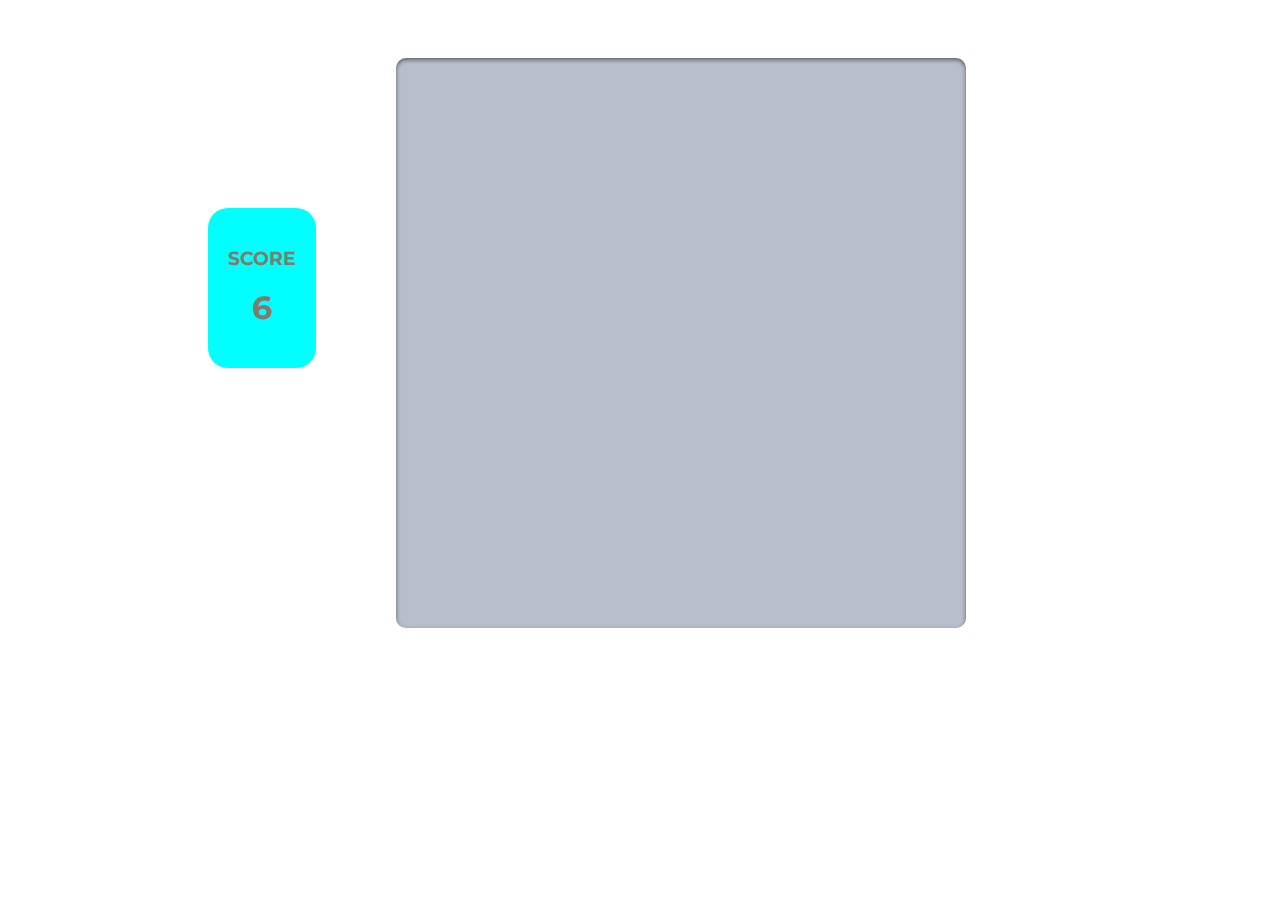
<file: Candy Crush/index.html>
<!DOCTYPE html>
<html lang="en" dir="ltr">
  <head>
    <meta charset="utf-8">
    <title>JS Candy Crush</title>
    <link rel="stylesheet" href="style.css">
    <link href="https://fonts.googleapis.com/css?family=Montserrat:300,400&display=swap" rel="stylesheet">
    <script src="script.js" charset="utf-8"></script>
  </head>
  <body>
    <div class="scoreBoard">
      <h3>score</h3>
      <h1 id="score"></h1>
    </div>
    <div class="grid"></div>
  </body>
</html>
</file>
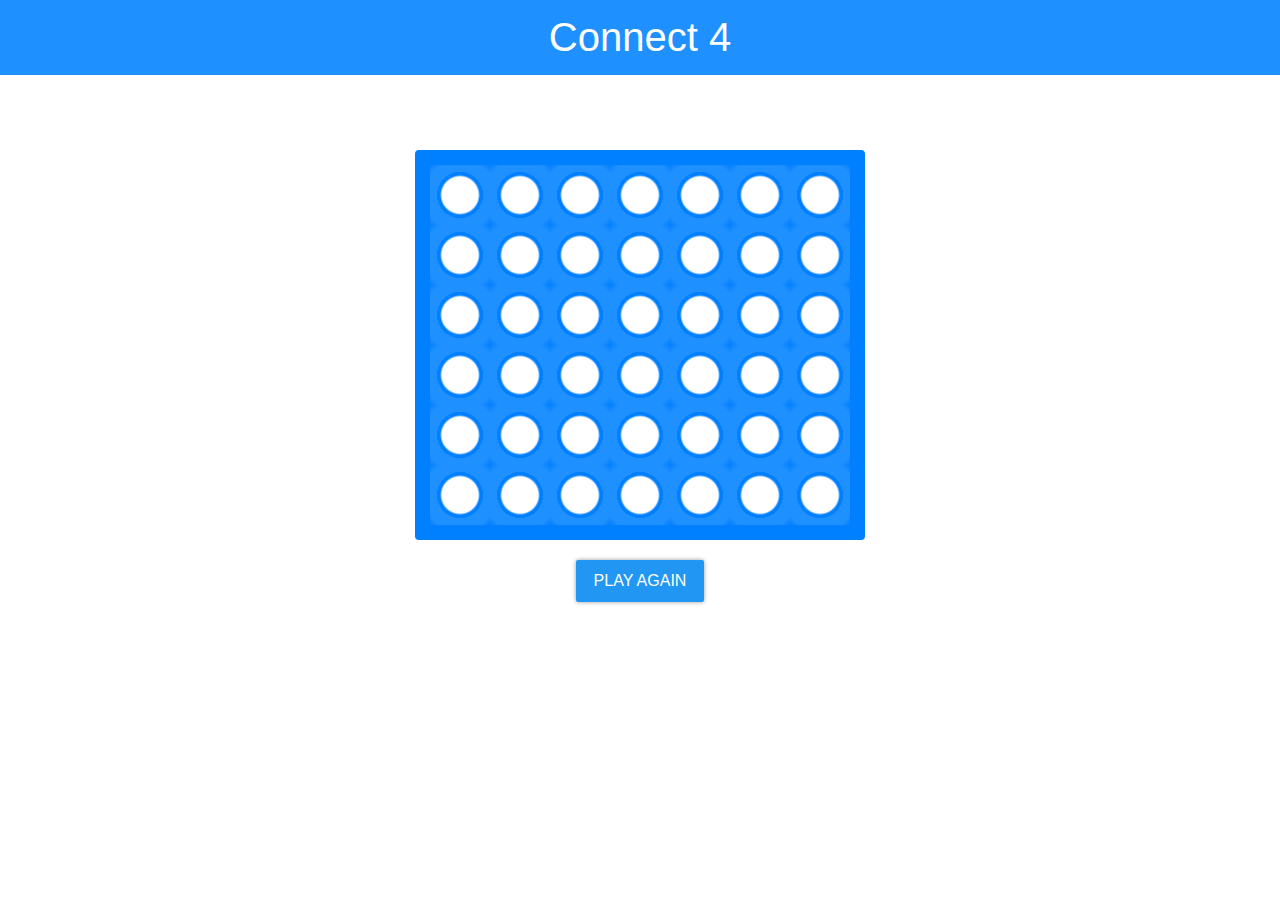
<file: Connect 4 Game/index.html>
<!DOCTYPE html>
<html lang="en">
<head>
    <meta charset="UTF-8">
    <meta name="viewport" content="width=device-width, initial-scale=1.0">
    <title>Connect 4</title>
    <link rel="stylesheet" type="text/css" href="style.css">
</head>
<body>
    <h1>Connect 4</h1>
    <form>
    <div class="board">
        <div class="field">
        <div class="grid column">
            <input type="radio" name="slot11" tabindex="-1" required>
            <input type="radio" name="slot11" tabindex="-1" required>
            <div class="disc"></div>
            <input type="radio" name="slot12" tabindex="-1" required>
            <input type="radio" name="slot12" tabindex="-1" required>
            <div class="disc"></div>
            <input type="radio" name="slot13" tabindex="-1" required>
            <input type="radio" name="slot13" tabindex="-1" required>
            <div class="disc"></div>
            <input type="radio" name="slot14" tabindex="-1" required>
            <input type="radio" name="slot14" tabindex="-1" required>
            <div class="disc"></div>
            <input type="radio" name="slot15" tabindex="-1" required>
            <input type="radio" name="slot15" tabindex="-1" required>
            <div class="disc"></div>
            <input type="radio" name="slot16" tabindex="-1" required>
            <input type="radio" name="slot16" tabindex="-1" required>
            <div class="disc"></div>

            <!--Column 1 after-->
            <div class="column">
            <input type="radio" name="slot21" tabindex="-1" required>
            <input type="radio" name="slot21" tabindex="-1" required>
            <div class="disc"></div>
            <input type="radio" name="slot22" tabindex="-1" required>
            <input type="radio" name="slot22" tabindex="-1" required>
            <div class="disc"></div>
            <input type="radio" name="slot23" tabindex="-1" required>
            <input type="radio" name="slot23" tabindex="-1" required>
            <div class="disc"></div>
            <input type="radio" name="slot24" tabindex="-1" required>
            <input type="radio" name="slot24" tabindex="-1" required>
            <div class="disc"></div>
            <input type="radio" name="slot25" tabindex="-1" required>
            <input type="radio" name="slot25" tabindex="-1" required>
            <div class="disc"></div>
            <input type="radio" name="slot26" tabindex="-1" required>
            <input type="radio" name="slot26" tabindex="-1" required>
            <div class="disc"></div>

            <!--Column 2 after-->
            <div class="column">
                <input type="radio" name="slot31" tabindex="-1" required>
                <input type="radio" name="slot31" tabindex="-1" required>
                <div class="disc"></div>
                <input type="radio" name="slot32" tabindex="-1" required>
                <input type="radio" name="slot32" tabindex="-1" required>
                <div class="disc"></div>
                <input type="radio" name="slot33" tabindex="-1" required>
                <input type="radio" name="slot33" tabindex="-1" required>
                <div class="disc"></div>
                <input type="radio" name="slot34" tabindex="-1" required>
                <input type="radio" name="slot34" tabindex="-1" required>
                <div class="disc"></div>
                <input type="radio" name="slot35" tabindex="-1" required>
                <input type="radio" name="slot35" tabindex="-1" required>
                <div class="disc"></div>
                <input type="radio" name="slot36" tabindex="-1" required>
                <input type="radio" name="slot36" tabindex="-1" required>
                <div class="disc"></div>

                <!--Column 3 after-->
                <div class="column">
                <input type="radio" name="slot41" tabindex="-1" required>
                <input type="radio" name="slot41" tabindex="-1" required>
                <div class="disc"></div>
                <input type="radio" name="slot42" tabindex="-1" required>
                <input type="radio" name="slot42" tabindex="-1" required>
                <div class="disc"></div>
                <input type="radio" name="slot43" tabindex="-1" required>
                <input type="radio" name="slot43" tabindex="-1" required>
                <div class="disc"></div>
                <input type="radio" name="slot44" tabindex="-1" required>
                <input type="radio" name="slot44" tabindex="-1" required>
                <div class="disc"></div>
                <input type="radio" name="slot45" tabindex="-1" required>
                <input type="radio" name="slot45" tabindex="-1" required>
                <div class="disc"></div>
                <input type="radio" name="slot46" tabindex="-1" required>
                <input type="radio" name="slot46" tabindex="-1" required>
                <div class="disc"></div>

                <!--Column 4 after-->
                <div class="column">
                    <input type="radio" name="slot51" tabindex="-1" required>
                    <input type="radio" name="slot51" tabindex="-1" required>
                    <div class="disc"></div>
                    <input type="radio" name="slot52" tabindex="-1" required>
                    <input type="radio" name="slot52" tabindex="-1" required>
                    <div class="disc"></div>
                    <input type="radio" name="slot53" tabindex="-1" required>
                    <input type="radio" name="slot53" tabindex="-1" required>
                    <div class="disc"></div>
                    <input type="radio" name="slot54" tabindex="-1" required>
                    <input type="radio" name="slot54" tabindex="-1" required>
                    <div class="disc"></div>
                    <input type="radio" name="slot55" tabindex="-1" required>
                    <input type="radio" name="slot55" tabindex="-1" required>
                    <div class="disc"></div>
                    <input type="radio" name="slot56" tabindex="-1" required>
                    <input type="radio" name="slot56" tabindex="-1" required>
                    <div class="disc"></div>

                    <!--Column 5 after-->
                    <div class="column">
                    <input type="radio" name="slot61" tabindex="-1" required>
                    <input type="radio" name="slot61" tabindex="-1" required>
                    <div class="disc"></div>
                    <input type="radio" name="slot62" tabindex="-1" required>
                    <input type="radio" name="slot62" tabindex="-1" required>
                    <div class="disc"></div>
                    <input type="radio" name="slot63" tabindex="-1" required>
                    <input type="radio" name="slot63" tabindex="-1" required>
                    <div class="disc"></div>
                    <input type="radio" name="slot64" tabindex="-1" required>
                    <input type="radio" name="slot64" tabindex="-1" required>
                    <div class="disc"></div>
                    <input type="radio" name="slot65" tabindex="-1" required>
                    <input type="radio" name="slot65" tabindex="-1" required>
                    <div class="disc"></div>
                    <input type="radio" name="slot66" tabindex="-1" required>
                    <input type="radio" name="slot66" tabindex="-1" required>
                    <div class="disc"></div>

                    <!--Column 6 after-->
                    <div class="column">
                        <input type="radio" name="slot71" tabindex="-1" required>
                        <input type="radio" name="slot71" tabindex="-1" required>
                        <div class="disc"></div>
                        <input type="radio" name="slot72" tabindex="-1" required>
                        <input type="radio" name="slot72" tabindex="-1" required>
                        <div class="disc"></div>
                        <input type="radio" name="slot73" tabindex="-1" required>
                        <input type="radio" name="slot73" tabindex="-1" required>
                        <div class="disc"></div>
                        <input type="radio" name="slot74" tabindex="-1" required>
                        <input type="radio" name="slot74" tabindex="-1" required>
                        <div class="disc"></div>
                        <input type="radio" name="slot75" tabindex="-1" required>
                        <input type="radio" name="slot75" tabindex="-1" required>
                        <div class="disc"></div>
                        <input type="radio" name="slot76" tabindex="-1" required>
                        <input type="radio" name="slot76" tabindex="-1" required>
                        <div class="disc"></div>

                        <!--Column 7 after-->
                        <div class="column"></div>
                    </div>
                    </div>
                </div>
                </div>
            </div>
            </div>
        </div>
        </div>
        <div class="front"></div>
    </div>
    <button type="reset">Play Again</button>
    </form>
</body>
</html>
</file>
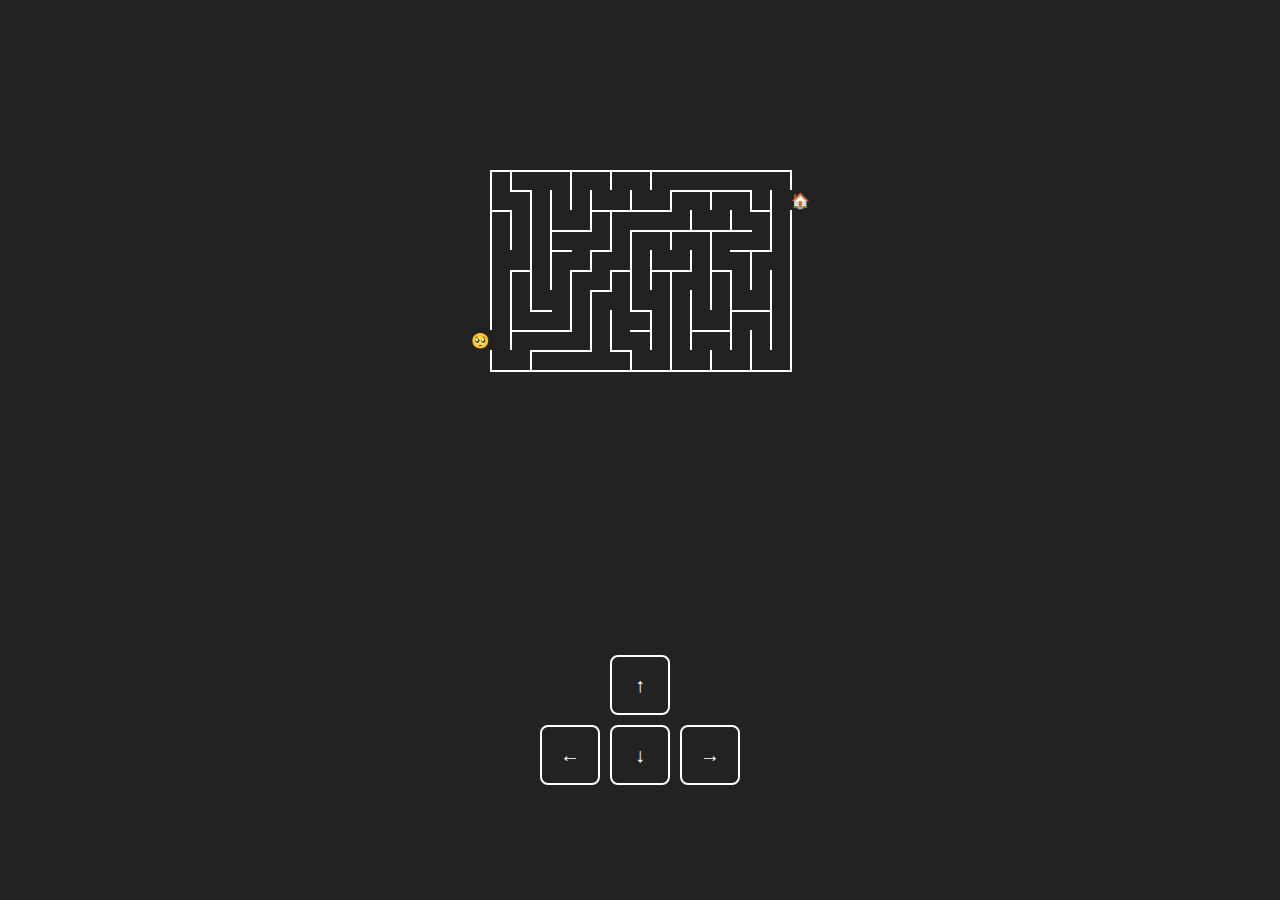
<file: Escape puzzle/index.html>
<!DOCTYPE html>
<html>
<head>
  <meta charset="UTF-8">
  <title>Escape Puzzle Game</title>
  <link rel="stylesheet" type="text/css" href="style.css">
</head>
<body>
    <div id="container">
        <div class="mbox">
        <div id="maze">
          <div id="thingie">
            <div class="emo" id="emo">🥺</div>
          </div>
          <div id="home">
            <div class="emo">🏠</div>
          </div>
          <div class="barrier" id="top"></div>
          <div class="barrier" id="bottom"></div>
        </div>
        </div>
        <div class="controls">
          <div class="buttons">
            <button class="btn" id="bu"><div class="chevron">↑</div></button>
            <button class="btn" id="bd"><div class="chevron">↓</div></button>
            <button class="btn" id="bl"><div class="chevron">←</div></button>
            <button class="btn" id="br"><div class="chevron">→</div></button>
          </div>
        </div>
    </div>
    <script src="script.js"></script>
</body>
</html>
</file>
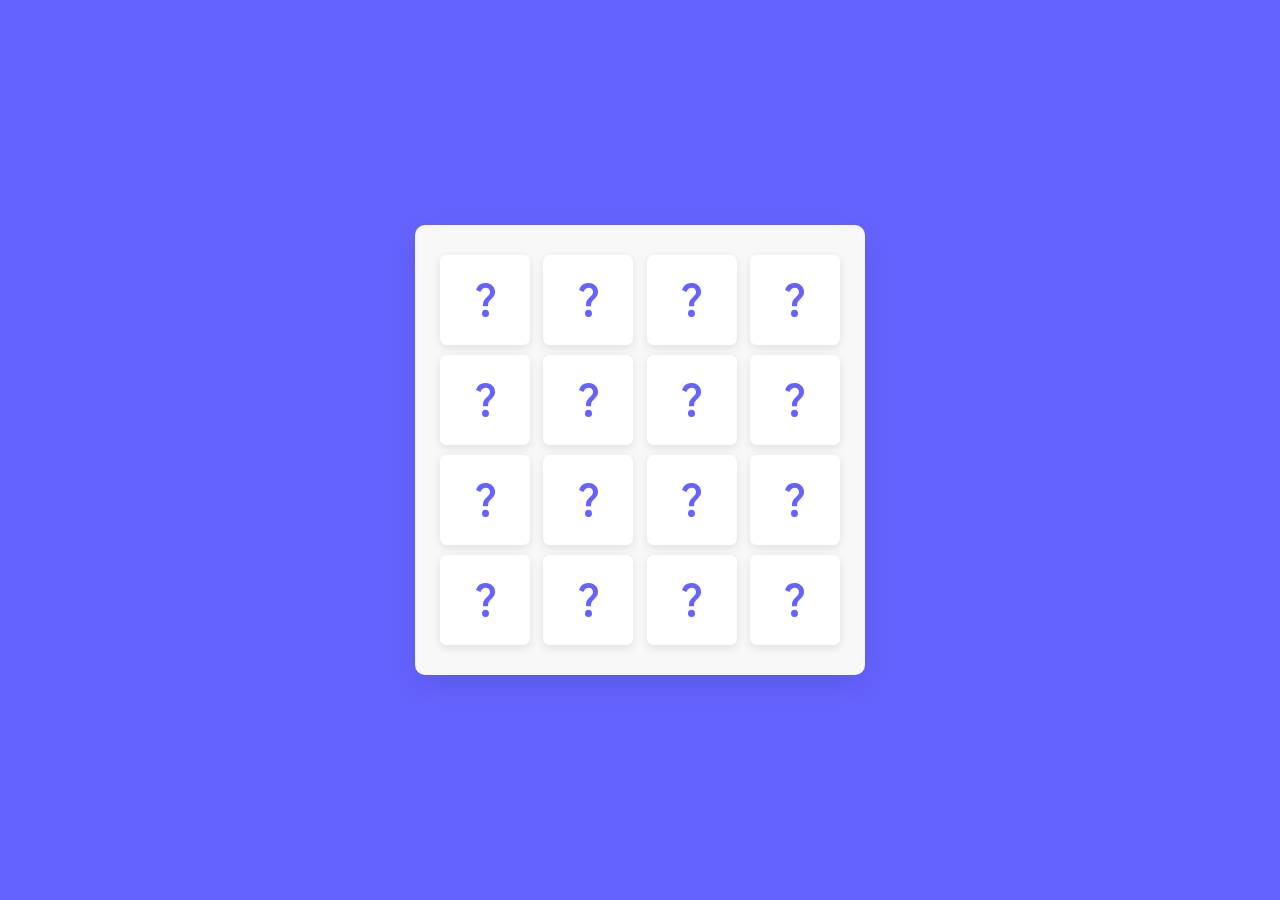
<file: Memory Card Game/index.html>
<!DOCTYPE html>
<!-- Coding By CodingNepal - youtube.com/codingnepal -->
<html lang="en" dir="ltr">
  <head>
    <meta charset="utf-8">  
    <title>Memory Card Game | CodingNepal</title>
    <link rel="stylesheet" href="style.css">
    <meta name="viewport" content="width=device-width, initial-scale=1.0">
  </head>
  <body>
    <div class="wrapper">
      <ul class="cards">
        <li class="card">
          <div class="view front-view">
            <img src="images/que_icon.svg" alt="icon">
          </div>
          <div class="view back-view">
            <img src="images/img-1.png" alt="card-img">
          </div>
        </li>
        <li class="card">
          <div class="view front-view">
            <img src="images/que_icon.svg" alt="icon">
          </div>
          <div class="view back-view">
            <img src="images/img-6.png" alt="card-img">
          </div>
        </li>
        <li class="card">
          <div class="view front-view">
            <img src="images/que_icon.svg" alt="icon">
          </div>
          <div class="view back-view">
            <img src="images/img-3.png" alt="card-img">
          </div>
        </li>
        <li class="card">
          <div class="view front-view">
            <img src="images/que_icon.svg" alt="icon">
          </div>
          <div class="view back-view">
            <img src="images/img-2.png" alt="card-img">
          </div>
        </li>
        <li class="card">
          <div class="view front-view">
            <img src="images/que_icon.svg" alt="icon">
          </div>
          <div class="view back-view">
            <img src="images/img-1.png" alt="card-img">
          </div>
        </li>
        <li class="card">
          <div class="view front-view">
            <img src="images/que_icon.svg" alt="icon">
          </div>
          <div class="view back-view">
            <img src="images/img-5.png" alt="card-img">
          </div>
        </li>
        <li class="card">
          <div class="view front-view">
            <img src="images/que_icon.svg" alt="icon">
          </div>
          <div class="view back-view">
            <img src="images/img-2.png" alt="card-img">
          </div>
        </li>
        <li class="card">
          <div class="view front-view">
            <img src="images/que_icon.svg" alt="icon">
          </div>
          <div class="view back-view">
            <img src="images/img-6.png" alt="card-img">
          </div>
        </li>
        <li class="card">
          <div class="view front-view">
            <img src="images/que_icon.svg" alt="icon">
          </div>
          <div class="view back-view">
            <img src="images/img-3.png" alt="card-img">
          </div>
        </li>
        <li class="card">
          <div class="view front-view">
            <img src="images/que_icon.svg" alt="icon">
          </div>
          <div class="view back-view">
            <img src="images/img-4.png" alt="card-img">
          </div>
        </li>
        <li class="card">
          <div class="view front-view">
            <img src="images/que_icon.svg" alt="icon">
          </div>
          <div class="view back-view">
            <img src="images/img-5.png" alt="card-img">
          </div>
        </li>
        <li class="card">
          <div class="view front-view">
            <img src="images/que_icon.svg" alt="icon">
          </div>
          <div class="view back-view">
            <img src="images/img-4.png" alt="card-img">
          </div>
        </li>
        <li class="card">
          <div class="view front-view">
            <img src="images/que_icon.svg" alt="icon">
          </div>
          <div class="view back-view">
            <img src="images/img-4.png" alt="card-img">
          </div>
        </li>
        <li class="card">
          <div class="view front-view">
            <img src="images/que_icon.svg" alt="icon">
          </div>
          <div class="view back-view">
            <img src="images/img-4.png" alt="card-img">
          </div>
        </li>
        <li class="card">
          <div class="view front-view">
            <img src="images/que_icon.svg" alt="icon">
          </div>
          <div class="view back-view">
            <img src="images/img-4.png" alt="card-img">
          </div>
        </li>
        <li class="card">
          <div class="view front-view">
            <img src="images/que_icon.svg" alt="icon">
          </div>
          <div class="view back-view">
            <img src="images/img-4.png" alt="card-img">
          </div>
        </li>
      </ul>
    </div>

    <script src="script.js"></script>

  </body>
</html>
</file>
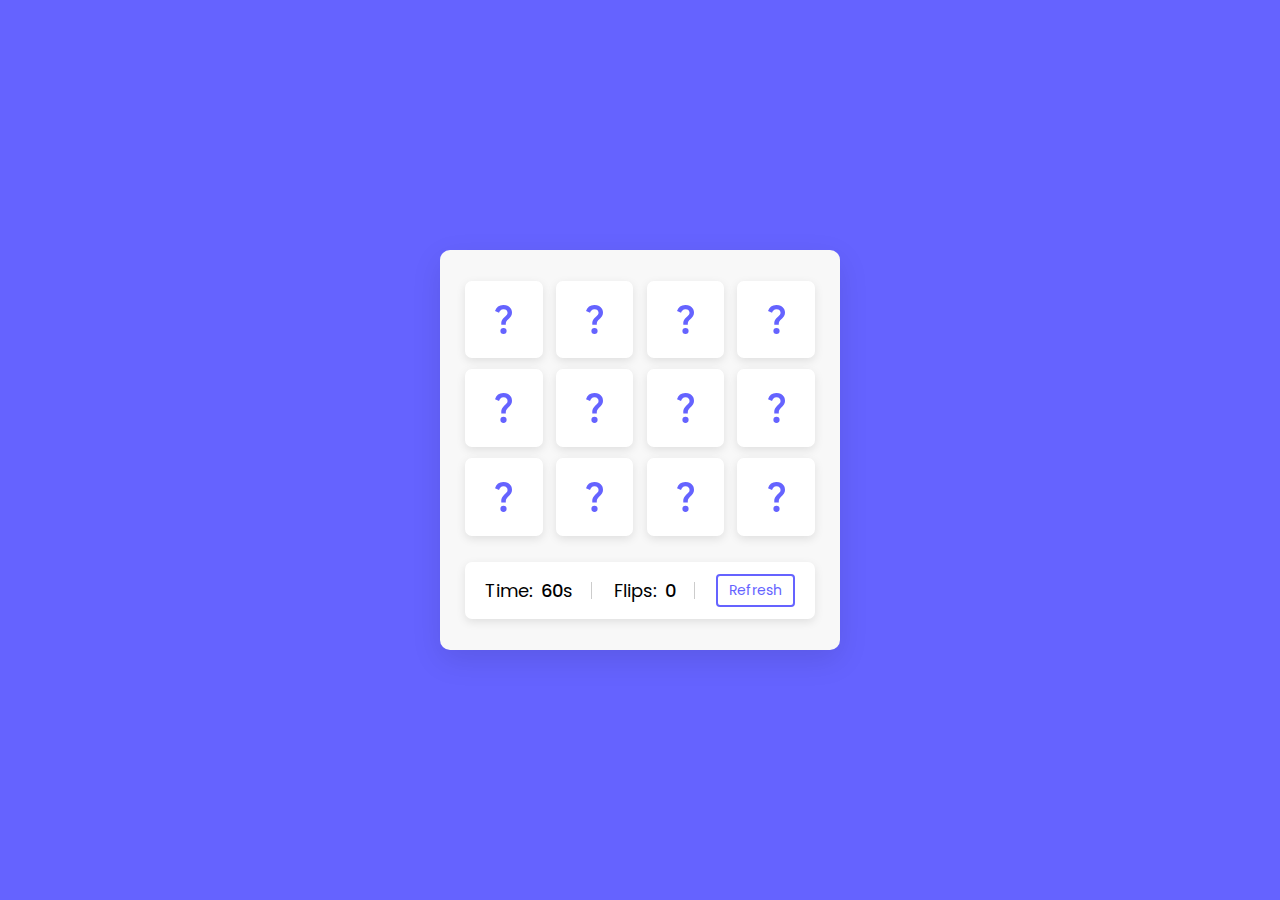
<file: Memory Game with Timer/index.html>
<!DOCTYPE html>
<!-- Coding By CodingNepal - youtube.com/codingnepal -->
<html lang="en" dir="ltr">
  <head>
    <meta charset="utf-8">  
    <title>Memory Card Game | CodingNepal</title>
    <link rel="stylesheet" href="style.css">
    <meta name="viewport" content="width=device-width, initial-scale=1.0">
  </head>
  <body>
    <div class="wrapper">
      <ul class="cards">
        <li class="card">
          <div class="view front-view">
            <img src="images/que_icon.svg" alt="icon">
          </div>
          <div class="view back-view">
            <img src="images/img-1.png" alt="card-img">
          </div>
        </li>
        <li class="card">
          <div class="view front-view">
            <img src="images/que_icon.svg" alt="icon">
          </div>
          <div class="view back-view">
            <img src="images/img-2.png" alt="card-img">
          </div>
        </li>
        <li class="card">
          <div class="view front-view">
            <img src="images/que_icon.svg" alt="icon">
          </div>
          <div class="view back-view">
            <img src="images/img-3.png" alt="card-img">
          </div>
        </li>
        <li class="card">
          <div class="view front-view">
            <img src="images/que_icon.svg" alt="icon">
          </div>
          <div class="view back-view">
            <img src="images/img-4.png" alt="card-img">
          </div>
        </li>
        <li class="card">
          <div class="view front-view">
            <img src="images/que_icon.svg" alt="icon">
          </div>
          <div class="view back-view">
            <img src="images/img-5.png" alt="card-img">
          </div>
        </li>
        <li class="card">
          <div class="view front-view">
            <img src="images/que_icon.svg" alt="icon">
          </div>
          <div class="view back-view">
            <img src="images/img-6.png" alt="card-img">
          </div>
        </li>
        <li class="card">
          <div class="view front-view">
            <img src="images/que_icon.svg" alt="icon">
          </div>
          <div class="view back-view">
            <img src="images/img-5.png" alt="card-img">
          </div>
        </li>
        <li class="card">
          <div class="view front-view">
            <img src="images/que_icon.svg" alt="icon">
          </div>
          <div class="view back-view">
            <img src="images/img-6.png" alt="card-img">
          </div>
        </li>
        <li class="card">
          <div class="view front-view">
            <img src="images/que_icon.svg" alt="icon">
          </div>
          <div class="view back-view">
            <img src="images/img-1.png" alt="card-img">
          </div>
        </li>
        <li class="card">
          <div class="view front-view">
            <img src="images/que_icon.svg" alt="icon">
          </div>
          <div class="view back-view">
            <img src="images/img-2.png" alt="card-img">
          </div>
        </li>
        <li class="card">
          <div class="view front-view">
            <img src="images/que_icon.svg" alt="icon">
          </div>
          <div class="view back-view">
            <img src="images/img-3.png" alt="card-img">
          </div>
        </li>
        <li class="card">
          <div class="view front-view">
            <img src="images/que_icon.svg" alt="icon">
          </div>
          <div class="view back-view">
            <img src="images/img-4.png" alt="card-img">
          </div>
        </li>
        <div class="details">
          <p class="time">Time: <span><b>20</b>s</span></p>
          <p class="flips">Flips: <span><b>0</b></span></p>
          <button>Refresh</button>
        </div>
      </ul>
    </div>

    <script src="script.js"></script>
    
  </body>
</html>
</file>
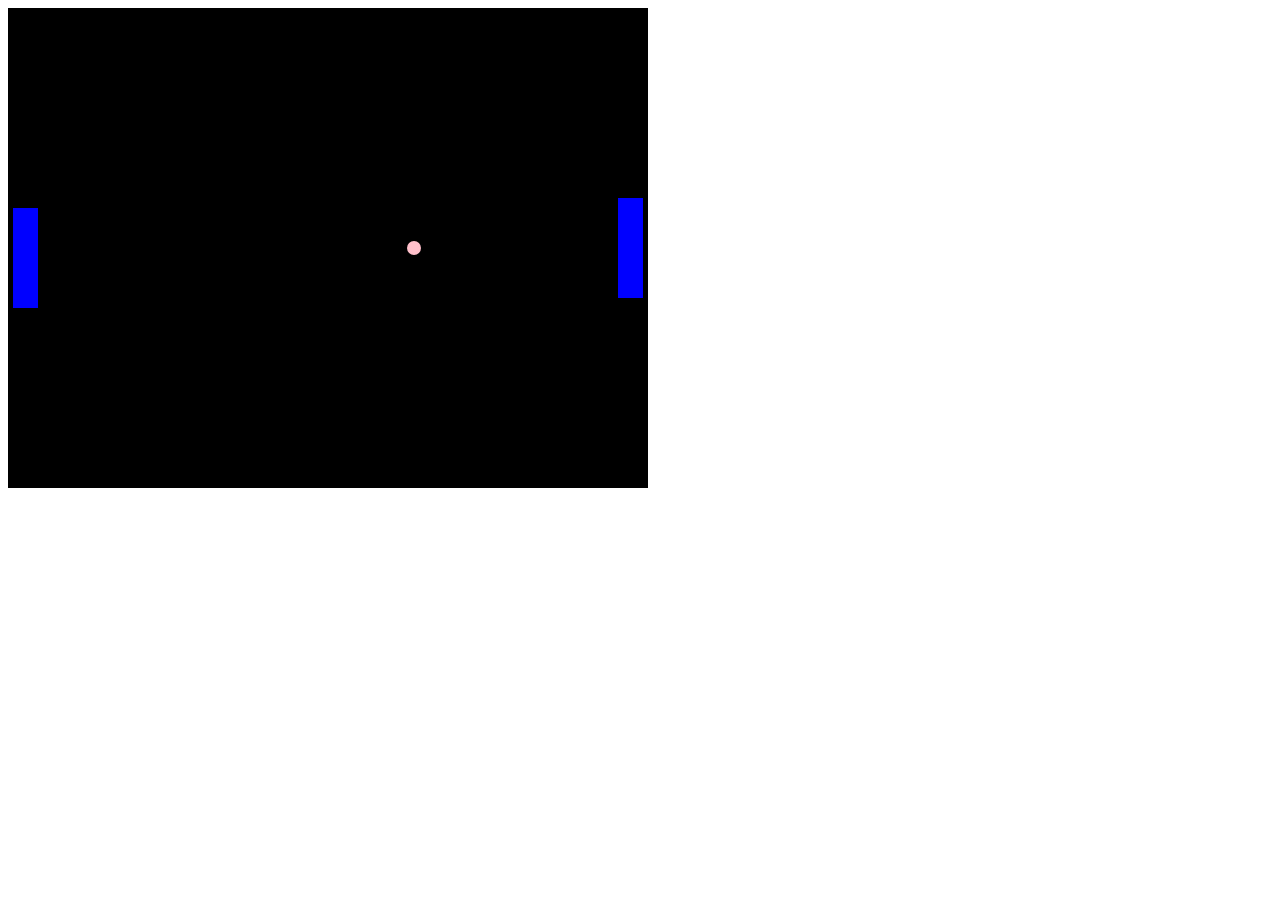
<file: Pong Game/index.html>
<!DOCTYPE html>
<html>
<head>
    <title>Table Tennis</title>
</head>
<body>
    <canvas id="game" width="640" height="480"></canvas>
    <script>
        var canvas = document.getElementById("game");
        var ctx = canvas.getContext("2d");
        function paddle(x, y, width, height) {
            this.x = x;
            this.y = y;
            this.width = width;
            this.height = height;
            this.speedModifier = 0;
            this.hasCollidedWith = function(ball) {
                var paddleLeftWall = this.x;
                var paddleRightWall = this.x + this.width;
                var paddleTopWall = this.y;
                var paddleBottomWall = this.y + this.height;
                if(ball.x > paddleLeftWall 
                    && ball.x < paddleRightWall
                    && ball.y > paddleTopWall
                    && ball.y < paddleBottomWall) {
                    return true;
                }
                return false;
            };
            this.move = function(keyCode) {
                var nextY = this.y;
                if(keyCode == 40) {
                    nextY += 5;
                    this.speedModifer = 1.5;
                } else if(keyCode == 38) {
                    nextY += -5;
                    this.speedModifier = 1.5;
                } else {
                    this.speedModifier = 0;
                }
                nextY = nextY < 0 ? 0 : nextY;
                nextY = nextY + this.height > 480 ? 480 - this.height : nextY;
                this.y = nextY;
            };
        }
        var player = new paddle (5, 200, 25, 100);
        var ai = new paddle (610, 200, 25, 100);
        var ball = { x: 320, y: 240, radius: 7, xSpeed: 2, ySpeed: 0,
            reverseX: function() {
                this.xSpeed *= -1;
            },
            reverseY: function() {
                this.ySpeed *= -1;
            },
            reset: function () {
                this.x = 320;
                this.y = 240;
                this.xSpeed = 2;
                this.ySpeed = 0;
            },
            isBouncing: function() {
                return ball.ySpeed != 0;
            },
            modifyXSpeedBy: function(modification) {
                modification = this.xSpeed < 0 ? modification * -1 : modification;
                var nextValue = this.xSpeed + modification;
                nextValue = Math.abs(nextValue) > 9 ? 9 : nextValue;
                this.xSpeed = nextValue;
            },
            modifyYSpeedBy: function(modification) {
                modification = this.ySpeed < 0 ? modification * -1 : modification;
                this.ySpeed += modification;
            }
        };
        function tick() {
            updateGame();
            draw()
            window.setTimeout("tick()", 1000/60);
        }
        function updateGame() {
            ball.x += ball.xSpeed;
            ball.y += ball.ySpeed;
            if(ball.x < 0 || ball.x > 640) {
                ball.reset();
            }
            if(ball.y <= 0 || ball.y >= 480) {
                ball.reverseY();
            }
            var collidedWithPlayer = player.hasCollidedWith(ball);
            var collidedWithAi = ai.hasCollidedWith(ball);
            if(collidedWithPlayer || collidedWithAi) {
                ball.reverseX();
                ball.modifyXSpeedBy(0.25);
                var speedUpValue = collidedWithPlayer ? player.speedModifier : ai.speedModifier;
                ball.modifyYSpeedBy(speedUpValue);
            }
            for(var keyCode in heldDown) {
                player.move(keyCode);
            }
            var aiMiddle = ai.y + (ai.height / 2);
            if(aiMiddle < ball.y) {
                ai.move(40);
            }
            if(aiMiddle > ball.y) {
                ai.move(38);
            }

        }
        function draw() {
            ctx.fillStyle = "black";
            ctx.fillRect(0, 0, 640, 480);
            renderPaddle(player);
            renderPaddle(ai);
            renderBall(ball);
        }
        function renderPaddle(paddle) {
            ctx.fillStyle = "blue";
            ctx.fillRect(paddle.x, paddle.y, paddle.width, paddle.height);
        }
        function renderBall(ball) {
            ctx.beginPath();
            ctx.arc(ball.x, ball.y, ball.radius, 0, 2 * Math.PI, false);
            ctx.fillStyle = "pink";
            ctx.fill();
        }
        var heldDown = {};
        window.addEventListener("keydown", function(keyInfo) { heldDown[event.keyCode] = true; }, false);
        window.addEventListener("keyup", function(keyInfo) { delete heldDown[event.keyCode]; }, false);
        tick();
    </script>
</body>
</html>
</file>
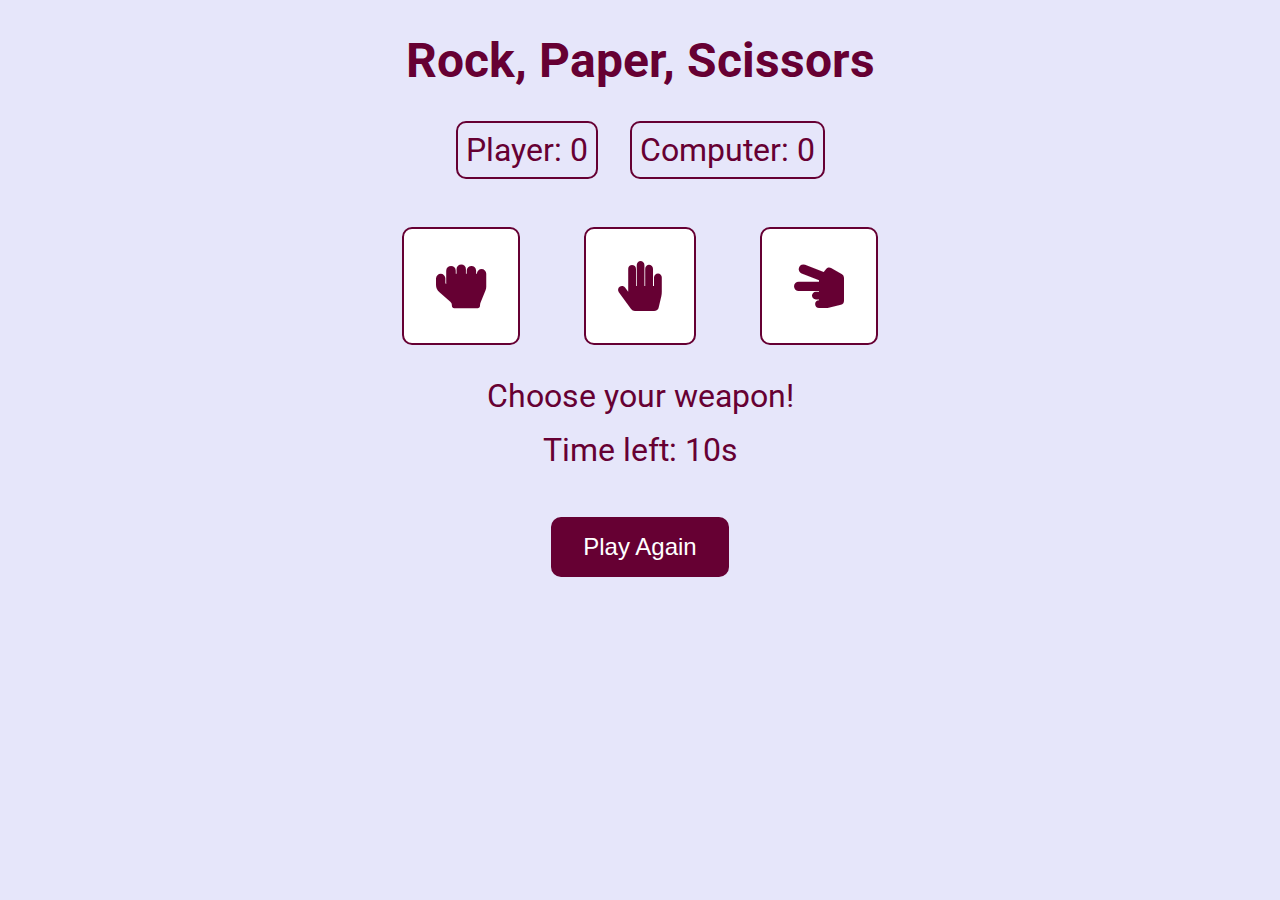
<file: Rock_Paper_Scissors/index.html>
<!DOCTYPE html>
<html>
<head>
  <meta charset="UTF-8">
  <title>Rock, Paper, Scissors Game</title>
  <link rel="stylesheet" href="https://cdnjs.cloudflare.com/ajax/libs/font-awesome/5.15.3/css/all.min.css" />
  <link rel="stylesheet" type="text/css" href="styles.css">
</head>
<body>
</a><h1>Rock, Paper, Scissors</h1>
  <div class="scoreboard">
    <div class="player-score">Player: 0</div>
    <div class="computer-score">Computer: 0</div>
  </div>
  <div class="choices">
    <div class="choice" id="rock">
      <i class="fas fa-hand-rock"></i>
    </div>
    <div class="choice" id="paper">
      <i class="fas fa-hand-paper"></i>
    </div>
    <div class="choice" id="scissors">
      <i class="fas fa-hand-scissors"></i>
    </div>
  </div>
  <div class="result" id="result">
    <p>Choose your weapon!</p>
  </div>
  <div id="computer-choice"></div>
  <div class="timer" id="timer">
    <p>Time left: <span id="countdown">10</span>s</p>
  </div>
  <button class="play-again" id="play-again">Play Again</button>
  <script src="script.js"></script>
</body>
</html>
</file>
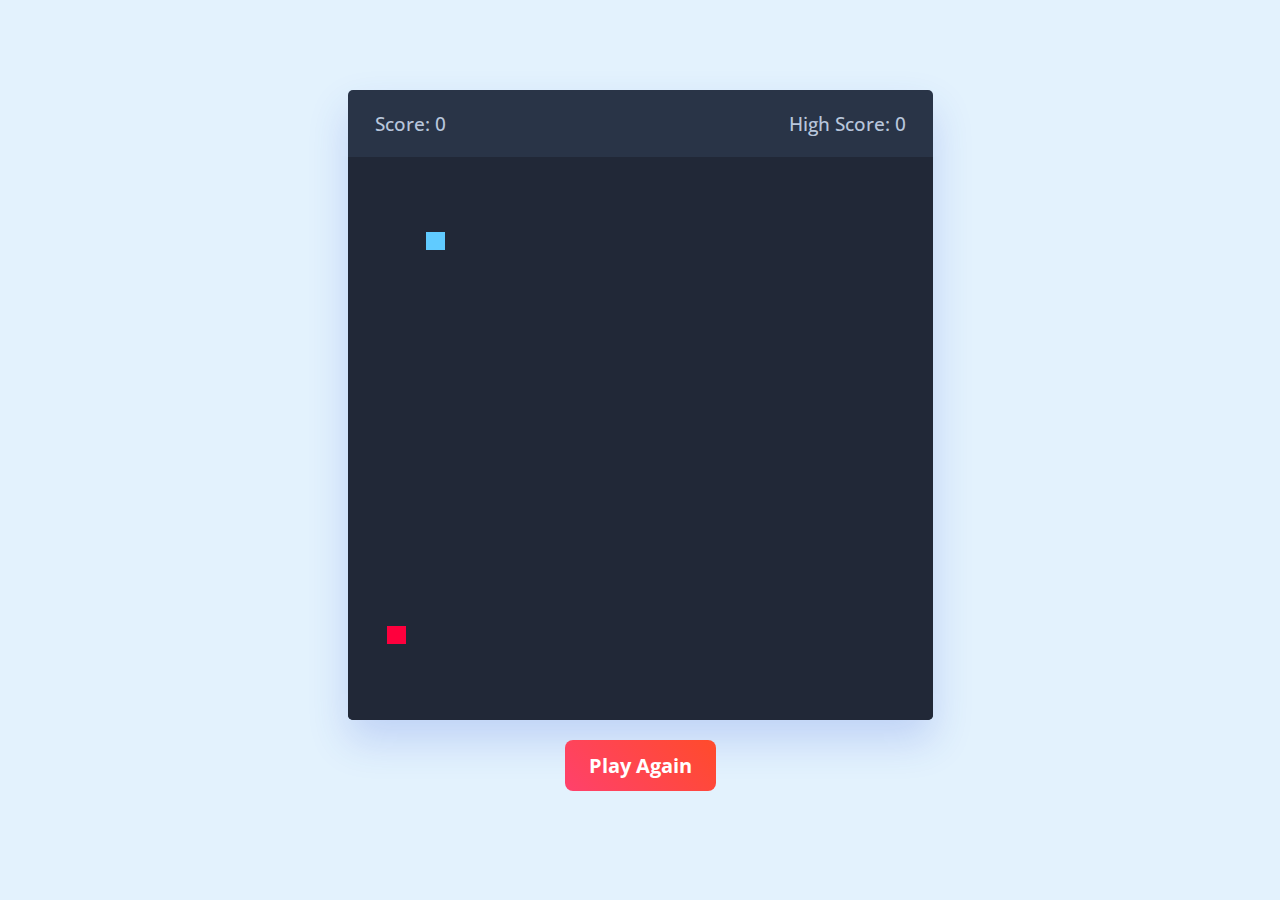
<file: Snake Game/index.html>
<!DOCTYPE html>
<!-- Coding By CodingNepal - youtube.com/codingnepal -->
<html lang="en" dir="ltr">
  <head>
    <meta charset="utf-8">
    <title>Snake Game JavaScript | CodingNepal</title>
    <link rel="stylesheet" href="style.css">
    <meta name="viewport" content="width=device-width, initial-scale=1.0">
    <link rel="stylesheet" href="https://cdnjs.cloudflare.com/ajax/libs/font-awesome/6.3.0/css/all.min.css">
    <script src="script.js" defer></script>
  </head>
  <body>
    <div class="wrapper">
      <div class="game-details">
        <span class="score">Score: 0</span>
        <span class="high-score">High Score: 0</span>
      </div>
      <div class="play-board"></div>
      <div class="controls">
        <i data-key="ArrowLeft" class="fa-solid fa-arrow-left-long"></i>
        <i data-key="ArrowUp" class="fa-solid fa-arrow-up-long"></i>
        <i data-key="ArrowRight" class="fa-solid fa-arrow-right-long"></i>
        <i data-key="ArrowDown" class="fa-solid fa-arrow-down-long"></i>
      </div>
    </div>
    <button id="play-again" onclick="restartGame()">Play Again</button>

  </body>
</html>
</file>
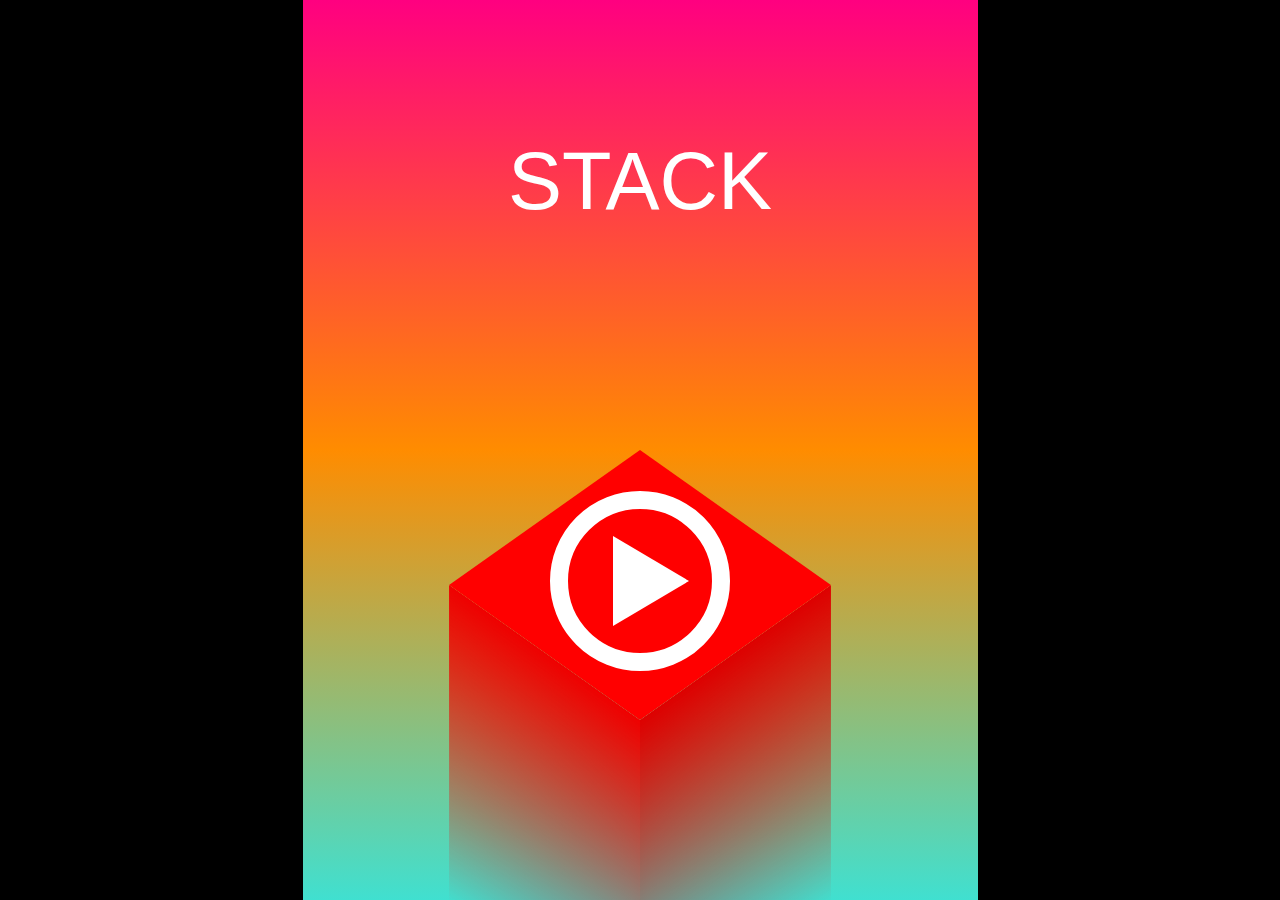
<file: Stack Game/index.html>
<!DOCTYPE html>
<html lang="en">
<head>
    <meta charset="UTF-8">
    <meta name="viewport" content="width=device-width, initial-scale=1.0">
    <title>Stack</title>
    <link rel="stylesheet" type="text/css" href="style.css">
</head>
<body>
    <form class="screen" novalidate>
        <input id="start" type="checkbox" tabindex="-1">
        <input id="end" type="checkbox" tabindex="-1">
        <input id="last" type="checkbox" tabindex="-1">
        <div class="sky">
          <div></div>
          <div></div>
        </div>
        <div class="base">
          <input type="checkbox" tabindex="-1" required>
          <div class="container horizontal">
            <div class="block floating horizontal"></div>
            <div class="block horizontal">
              <input type="checkbox" tabindex="-1">
              <div class="container vertical">
                <div class="block floating vertical"></div>
                <div class="block vertical">
                  <input type="checkbox" tabindex="-1">
                  <div class="container horizontal">
                    <div class="block floating horizontal"></div>
                    <div class="block horizontal">
                      <input type="checkbox" tabindex="-1">
                      <div class="container vertical">
                        <div class="block floating vertical"></div>
                        <div class="block vertical">
                          <input type="checkbox" tabindex="-1">
                          <div class="container horizontal">
                            <div class="block floating horizontal"></div>
                            <div class="block horizontal">
                              <input type="checkbox" tabindex="-1">
                              <div class="container vertical">
                                <div class="block floating vertical"></div>
                                <div class="block vertical">
                                  <input type="checkbox" tabindex="-1">
                                  <div class="container horizontal">
                                    <div class="block floating horizontal"></div>
                                    <div class="block horizontal">
                                      <input type="checkbox" tabindex="-1">
                                      <div class="container vertical">
                                        <div class="block floating vertical"></div>
                                        <div class="block vertical">
                                          <input type="checkbox" tabindex="-1">
                                          <div class="container horizontal">
                                            <div class="block floating horizontal"></div>
                                            <div class="block horizontal">
                                              <input type="checkbox" tabindex="-1">
                                              <div class="container vertical">
                                                <div class="block floating vertical"></div>
                                                <div class="block vertical">
                                                  <input type="checkbox" tabindex="-1">
                                                  <div class="container horizontal">
                                                    <div class="block floating horizontal"></div>
                                                    <div class="block horizontal">
                                                      <input type="checkbox" tabindex="-1">
                                                      <div class="container vertical">
                                                        <div class="block floating vertical"></div>
                                                        <div class="block vertical">
                                                          <input type="checkbox" tabindex="-1">
                                                          <div class="container horizontal">
                                                            <div class="block floating horizontal"></div>
                                                            <div class="block horizontal">
                                                              <input type="checkbox" tabindex="-1">
                                                              <div class="container vertical">
                                                                <div class="block floating vertical"></div>
                                                                <div class="block vertical">
                                                                  <input type="checkbox" tabindex="-1">
                                                                  <div class="container horizontal">
                                                                    <div class="block floating horizontal"></div>
                                                                    <div class="block horizontal">
                                                                      <input type="checkbox" tabindex="-1">
                                                                      <div class="container vertical">
                                                                        <div class="block floating vertical"></div>
                                                                        <div class="block vertical">
                                                                          <input type="checkbox" tabindex="-1">
                                                                          <div class="container horizontal">
                                                                            <div class="block floating horizontal"></div>
                                                                            <div class="block horizontal">
                                                                              <input type="checkbox" tabindex="-1">
                                                                              <div class="container vertical">
                                                                                <div class="block floating vertical"></div>
                                                                                <div class="block vertical">
                                                                                  <input type="checkbox" tabindex="-1">
                                                                                  <div class="container horizontal">
                                                                                    <div class="block floating horizontal"></div>
                                                                                    <div class="block horizontal">
                                                                                      <input type="checkbox" tabindex="-1">
                                                                                      <div class="container vertical">
                                                                                        <div class="block floating vertical"></div>
                                                                                        <div class="block vertical">
                                                                                          <input type="checkbox" tabindex="-1">
                                                                                          <div class="container horizontal">
                                                                                            <div class="block floating horizontal"></div>
                                                                                            <div class="block horizontal">
                                                                                              <input type="checkbox" tabindex="-1">
                                                                                              <div class="container vertical">
                                                                                                <div class="block floating vertical"></div>
                                                                                                <div class="block vertical">
                                                                                                  <input type="checkbox" tabindex="-1">
                                                                                                  <div class="container horizontal">
                                                                                                    <div class="block floating horizontal"></div>
                                                                                                    <div class="block horizontal">
                                                                                                      <input type="checkbox" tabindex="-1">
                                                                                                      <div class="container vertical">
                                                                                                        <div class="block floating vertical"></div>
                                                                                                        <div class="block vertical">
                                                                                                          <input type="checkbox" tabindex="-1">
                                                                                                          <div class="container horizontal">
                                                                                                            <div class="block floating horizontal"></div>
                                                                                                            <div class="block horizontal">
                                                                                                              <input type="checkbox" tabindex="-1">
                                                                                                              <div class="container vertical">
                                                                                                                <div class="block floating vertical"></div>
                                                                                                                <div class="block vertical">
                                                                                                                  <input type="checkbox" tabindex="-1">
                                                                                                                  <div class="container horizontal">
                                                                                                                    <div class="block floating horizontal"></div>
                                                                                                                    <div class="block horizontal">
                                                                                                                      <input type="checkbox" tabindex="-1">
                                                                                                                      <div class="container vertical">
                                                                                                                        <div class="block floating vertical"></div>
                                                                                                                        <div class="block vertical">
                                                                                                                          <input type="checkbox" tabindex="-1">
                                                                                                                          <div class="container horizontal">
                                                                                                                            <div class="block floating horizontal"></div>
                                                                                                                            <div class="block horizontal">
                                                                                                                              <input type="checkbox" tabindex="-1">
                                                                                                                              <div class="container vertical">
                                                                                                                                <div class="block floating vertical"></div>
                                                                                                                                <div class="block vertical">
                                                                                                                                  <input type="checkbox" tabindex="-1">
                                                                                                                                  <div class="container horizontal">
                                                                                                                                    <div class="block floating horizontal"></div>
                                                                                                                                    <div class="block horizontal">
                                                                                                                                      <input type="checkbox" tabindex="-1">
                                                                                                                                      <div class="container vertical">
                                                                                                                                        <div class="block floating vertical"></div>
                                                                                                                                        <div class="block vertical">
                                                                                                                                          <input type="checkbox" tabindex="-1">
                                                                                                                                          <div class="container horizontal">
                                                                                                                                            <div class="block floating horizontal"></div>
                                                                                                                                            <div class="block horizontal">
                                                                                                                                              <input type="checkbox" tabindex="-1">
                                                                                                                                              <div class="container vertical">
                                                                                                                                                <div class="block floating vertical"></div>
                                                                                                                                                <div class="block vertical">
                                                                                                                                                  <input type="checkbox" tabindex="-1">
                                                                                                                                                  <div class="container horizontal">
                                                                                                                                                    <div class="block floating horizontal"></div>
                                                                                                                                                    <div class="block horizontal">
                                                                                                                                                      <input type="checkbox" tabindex="-1">
                                                                                                                                                      <div class="container vertical">
                                                                                                                                                        <div class="block floating vertical"></div>
                                                                                                                                                        <div class="block vertical">
                                                                                                                                                          <input type="checkbox" tabindex="-1">
                                                                                                                                                          <div class="container horizontal">
                                                                                                                                                            <div class="block floating horizontal"></div>
                                                                                                                                                            <div class="block horizontal">
                                                                                                                                                              <input type="checkbox" tabindex="-1">
                                                                                                                                                              <div class="container vertical">
                                                                                                                                                                <div class="block floating vertical"></div>
                                                                                                                                                                <div class="block vertical">
                                                                                                                                                                  <input type="checkbox" tabindex="-1">
                                                                                                                                                                  <div class="container horizontal">
                                                                                                                                                                    <div class="block floating horizontal"></div>
                                                                                                                                                                    <div class="block horizontal">
                                                                                                                                                                      <input type="checkbox" tabindex="-1">
                                                                                                                                                                      <div class="container vertical">
                                                                                                                                                                        <div class="block floating vertical"></div>
                                                                                                                                                                        <div class="block vertical">
                                                                                                                                                                          <input type="checkbox" tabindex="-1">
                                                                                                                                                                          <div class="container horizontal">
                                                                                                                                                                            <div class="block floating horizontal"></div>
                                                                                                                                                                            <div class="block horizontal">
                                                                                                                                                                              <input type="checkbox" tabindex="-1">
                                                                                                                                                                              <div class="container vertical">
                                                                                                                                                                                <div class="block floating vertical"></div>
                                                                                                                                                                                <div class="block vertical">
                                                                                                                                                                                  <input type="checkbox" tabindex="-1">
                                                                                                                                                                                  <div class="container horizontal">
                                                                                                                                                                                    <div class="block floating horizontal"></div>
                                                                                                                                                                                    <div class="block horizontal">
                                                                                                                                                                                      <input type="checkbox" tabindex="-1">
                                                                                                                                                                                      <div class="container vertical">
                                                                                                                                                                                        <div class="block floating vertical"></div>
                                                                                                                                                                                        <div class="block vertical">
                                                                                                                                                                                          <input type="checkbox" tabindex="-1">
                                                                                                                                                                                          <div class="container horizontal">
                                                                                                                                                                                            <div class="block floating horizontal"></div>
                                                                                                                                                                                            <div class="block horizontal">
                                                                                                                                                                                              <input type="checkbox" tabindex="-1">
                                                                                                                                                                                              <div class="container vertical">
                                                                                                                                                                                                <div class="block floating vertical"></div>
                                                                                                                                                                                                <div class="block vertical">
                                                                                                                                                                                                  <input type="checkbox" tabindex="-1">
                                                                                                                                                                                                  <div class="container horizontal">
                                                                                                                                                                                                    <div class="block floating horizontal"></div>
                                                                                                                                                                                                    <div class="block horizontal">
                                                                                                                                                                                                      <input type="checkbox" tabindex="-1">
                                                                                                                                                                                                      <div class="container vertical">
                                                                                                                                                                                                        <div class="block floating vertical"></div>
                                                                                                                                                                                                        <div class="block vertical">
                                                                                                                                                                                                          <input type="checkbox" tabindex="-1">
                                                                                                                                                                                                          <div class="container horizontal">
                                                                                                                                                                                                            <div class="block floating horizontal"></div>
                                                                                                                                                                                                            <div class="block horizontal">
                                                                                                                                                                                                              <label class="last" for="last" tabindex="-1"></label>
                                                                                                                                                                                                              <div class="container vertical">
                                                                                                                                                                                                                <div class="block floating vertical"></div>
                                                                                                                                                                                                                <div class="block vertical">
                                                                                                                                                                                                                  <label class="end horizontal" for="end"></label>
                                                                                                                                                                                                                  <label class="end vertical" for="end"></label>
                                                                                                                                                                                                                </div>
                                                                                                                                                                                                              </div>
                                                                                                                                                                                                            </div>
                                                                                                                                                                                                          </div>
                                                                                                                                                                                                        </div>
                                                                                                                                                                                                      </div>
                                                                                                                                                                                                    </div>
                                                                                                                                                                                                  </div>
                                                                                                                                                                                                </div>
                                                                                                                                                                                              </div>
                                                                                                                                                                                            </div>
                                                                                                                                                                                          </div>
                                                                                                                                                                                        </div>
                                                                                                                                                                                      </div>
                                                                                                                                                                                    </div>
                                                                                                                                                                                  </div>
                                                                                                                                                                                </div>
                                                                                                                                                                              </div>
                                                                                                                                                                            </div>
                                                                                                                                                                          </div>
                                                                                                                                                                        </div>
                                                                                                                                                                      </div>
                                                                                                                                                                    </div>
                                                                                                                                                                  </div>
                                                                                                                                                                </div>
                                                                                                                                                              </div>
                                                                                                                                                            </div>
                                                                                                                                                          </div>
                                                                                                                                                        </div>
                                                                                                                                                      </div>
                                                                                                                                                    </div>
                                                                                                                                                  </div>
                                                                                                                                                </div>
                                                                                                                                              </div>
                                                                                                                                            </div>
                                                                                                                                          </div>
                                                                                                                                        </div>
                                                                                                                                      </div>
                                                                                                                                    </div>
                                                                                                                                  </div>
                                                                                                                                </div>
                                                                                                                              </div>
                                                                                                                            </div>
                                                                                                                          </div>
                                                                                                                        </div>
                                                                                                                      </div>
                                                                                                                    </div>
                                                                                                                  </div>
                                                                                                                </div>
                                                                                                              </div>
                                                                                                            </div>
                                                                                                          </div>
                                                                                                        </div>
                                                                                                      </div>
                                                                                                    </div>
                                                                                                  </div>
                                                                                                </div>
                                                                                              </div>
                                                                                            </div>
                                                                                          </div>
                                                                                        </div>
                                                                                      </div>
                                                                                    </div>
                                                                                  </div>
                                                                                </div>
                                                                              </div>
                                                                            </div>
                                                                          </div>
                                                                        </div>
                                                                      </div>
                                                                    </div>
                                                                  </div>
                                                                </div>
                                                              </div>
                                                            </div>
                                                          </div>
                                                        </div>
                                                      </div>
                                                    </div>
                                                  </div>
                                                </div>
                                              </div>
                                            </div>
                                          </div>
                                        </div>
                                      </div>
                                    </div>
                                  </div>
                                </div>
                              </div>
                            </div>
                          </div>
                        </div>
                      </div>
                    </div>
                  </div>
                </div>
              </div>
            </div>
          </div>
        </div>
        <div class="points"></div>
        <label class="start" for="start" tabindex="-1"> STACK </label>
        <button type="reset" tabindex="-1"> Play Again </button>
      </form>
</body>
</file>
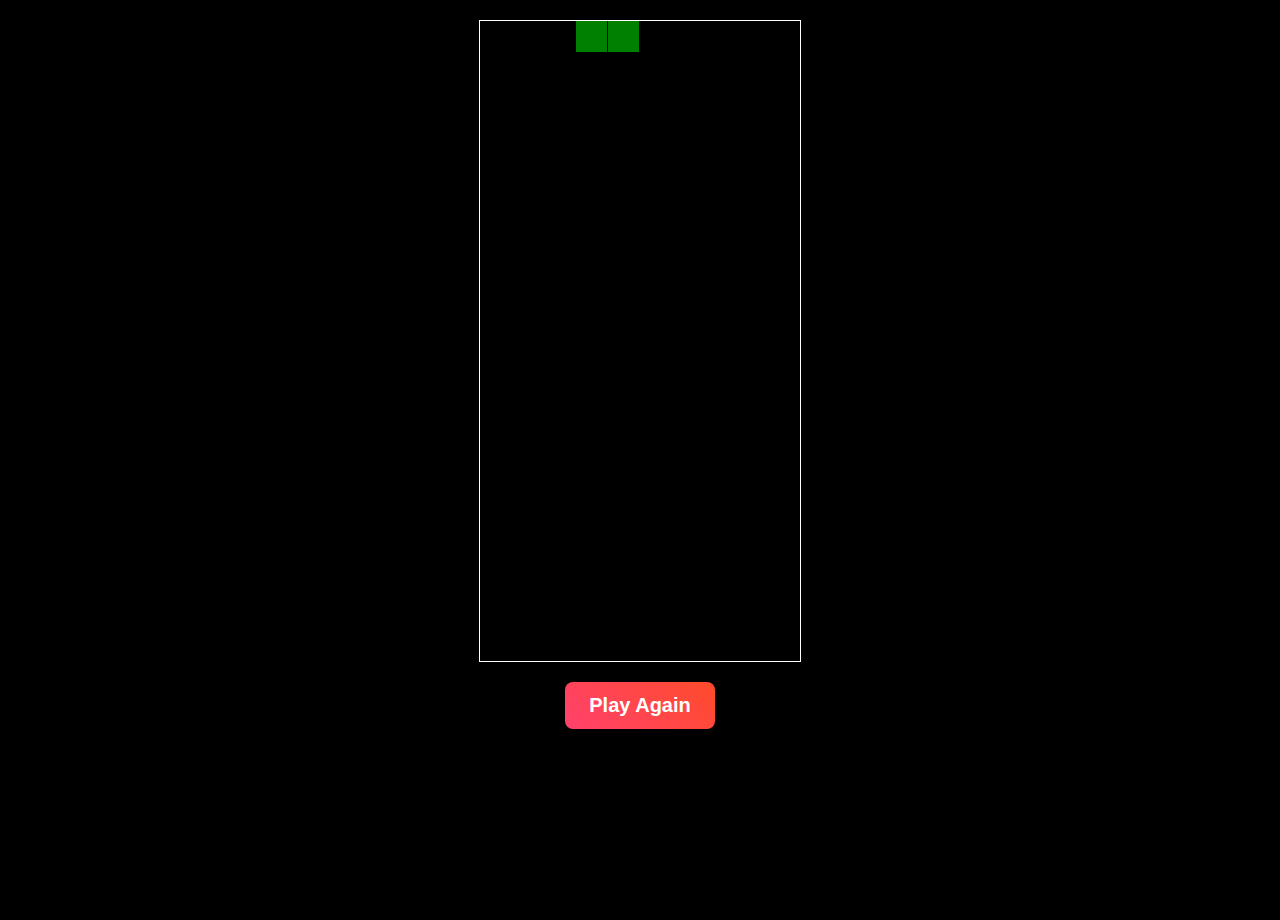
<file: Tetris Game/index.html>
<!DOCTYPE html>
<html>
<head>
  <title>Basic Tetris HTML Game</title>
  <meta charset="UTF-8">
  <style>
  html, body {
    height: 100%;
    margin: 0;
    overflow-y: auto; /* Enable scrolling */
  }


  body {
    background: black;
    display: flex;
    flex-direction: column;
    align-items: center;
    justify-content: flex-start;
    min-height: 100vh;
    padding-bottom: 20px;
  }

  canvas {
    border: 1px solid white;
    margin-top: 20px;
  }
  #play-again {
    margin-top: 20px;
    padding: 12px 24px;
    font-size: 20px;
    font-weight: bold;
    cursor: pointer;
    background: linear-gradient(45deg, #ff416c, #ff4b2b);
    border: none;
    color: white;
    border-radius: 8px;
    transition: transform 0.2s, background 0.3s;
  }

  #play-again:hover {
    background: linear-gradient(45deg, #ff4b2b, #ff416c);
    transform: scale(1.1);
  }

  #play-again:active {
    transform: scale(0.9);
  }
  </style>
</head>
<body>
<canvas width="320" height="640" id="game"></canvas>
<button id="play-again" onclick="restartGame()">Play Again</button>
<script>
// https://tetris.fandom.com/wiki/Tetris_Guideline

// get a random integer between the range of [min,max]
// @see https://stackoverflow.com/a/1527820/2124254
function restartGame() {
  location.reload();
}
function getRandomInt(min, max) {
  min = Math.ceil(min);
  max = Math.floor(max);

  return Math.floor(Math.random() * (max - min + 1)) + min;
}

// generate a new tetromino sequence
// @see https://tetris.fandom.com/wiki/Random_Generator
function generateSequence() {
  const sequence = ['I', 'J', 'L', 'O', 'S', 'T', 'Z'];

  while (sequence.length) {
    const rand = getRandomInt(0, sequence.length - 1);
    const name = sequence.splice(rand, 1)[0];
    tetrominoSequence.push(name);
  }
}

// get the next tetromino in the sequence
function getNextTetromino() {
  if (tetrominoSequence.length === 0) {
    generateSequence();
  }

  const name = tetrominoSequence.pop();
  const matrix = tetrominos[name];

  // I and O start centered, all others start in left-middle
  const col = playfield[0].length / 2 - Math.ceil(matrix[0].length / 2);

  // I starts on row 21 (-1), all others start on row 22 (-2)
  const row = name === 'I' ? -1 : -2;

  return {
    name: name,      // name of the piece (L, O, etc.)
    matrix: matrix,  // the current rotation matrix
    row: row,        // current row (starts offscreen)
    col: col         // current col
  };
}

// rotate an NxN matrix 90deg
// @see https://codereview.stackexchange.com/a/186834
function rotate(matrix) {
  const N = matrix.length - 1;
  const result = matrix.map((row, i) =>
    row.map((val, j) => matrix[N - j][i])
  );

  return result;
}

// check to see if the new matrix/row/col is valid
function isValidMove(matrix, cellRow, cellCol) {
  for (let row = 0; row < matrix.length; row++) {
    for (let col = 0; col < matrix[row].length; col++) {
      if (matrix[row][col] && (
          // outside the game bounds
          cellCol + col < 0 ||
          cellCol + col >= playfield[0].length ||
          cellRow + row >= playfield.length ||
          // collides with another piece
          playfield[cellRow + row][cellCol + col])
        ) {
        return false;
      }
    }
  }

  return true;
}

// place the tetromino on the playfield
function placeTetromino() {
  for (let row = 0; row < tetromino.matrix.length; row++) {
    for (let col = 0; col < tetromino.matrix[row].length; col++) {
      if (tetromino.matrix[row][col]) {

        // game over if piece has any part offscreen
        if (tetromino.row + row < 0) {
          return showGameOver();
        }

        playfield[tetromino.row + row][tetromino.col + col] = tetromino.name;
      }
    }
  }

  // check for line clears starting from the bottom and working our way up
  for (let row = playfield.length - 1; row >= 0; ) {
    if (playfield[row].every(cell => !!cell)) {

      // drop every row above this one
      for (let r = row; r >= 0; r--) {
        for (let c = 0; c < playfield[r].length; c++) {
          playfield[r][c] = playfield[r-1][c];
        }
      }
    }
    else {
      row--;
    }
  }

  tetromino = getNextTetromino();
}

// show the game over screen
function showGameOver() {
  cancelAnimationFrame(rAF);
  gameOver = true;

  context.fillStyle = 'black';
  context.globalAlpha = 0.75;
  context.fillRect(0, canvas.height / 2 - 30, canvas.width, 60);

  context.globalAlpha = 1;
  context.fillStyle = 'white';
  context.font = '36px monospace';
  context.textAlign = 'center';
  context.textBaseline = 'middle';
  context.fillText('GAME OVER!', canvas.width / 2, canvas.height / 2);
}

const canvas = document.getElementById('game');
const context = canvas.getContext('2d');
const grid = 32;
const tetrominoSequence = [];

// keep track of what is in every cell of the game using a 2d array
// tetris playfield is 10x20, with a few rows offscreen
const playfield = [];

// populate the empty state
for (let row = -2; row < 20; row++) {
  playfield[row] = [];

  for (let col = 0; col < 10; col++) {
    playfield[row][col] = 0;
  }
}

// how to draw each tetromino
// @see https://tetris.fandom.com/wiki/SRS
const tetrominos = {
  'I': [
    [0,0,0,0],
    [1,1,1,1],
    [0,0,0,0],
    [0,0,0,0]
  ],
  'J': [
    [1,0,0],
    [1,1,1],
    [0,0,0],
  ],
  'L': [
    [0,0,1],
    [1,1,1],
    [0,0,0],
  ],
  'O': [
    [1,1],
    [1,1],
  ],
  'S': [
    [0,1,1],
    [1,1,0],
    [0,0,0],
  ],
  'Z': [
    [1,1,0],
    [0,1,1],
    [0,0,0],
  ],
  'T': [
    [0,1,0],
    [1,1,1],
    [0,0,0],
  ]
};

// color of each tetromino
const colors = {
  'I': 'cyan',
  'O': 'yellow',
  'T': 'purple',
  'S': 'green',
  'Z': 'red',
  'J': 'blue',
  'L': 'orange'
};

let count = 0;
let tetromino = getNextTetromino();
let rAF = null;  // keep track of the animation frame so we can cancel it
let gameOver = false;

// game loop
function loop() {
  rAF = requestAnimationFrame(loop);
  context.clearRect(0,0,canvas.width,canvas.height);

  // draw the playfield
  for (let row = 0; row < 20; row++) {
    for (let col = 0; col < 10; col++) {
      if (playfield[row][col]) {
        const name = playfield[row][col];
        context.fillStyle = colors[name];

        // drawing 1 px smaller than the grid creates a grid effect
        context.fillRect(col * grid, row * grid, grid-1, grid-1);
      }
    }
  }

  // draw the active tetromino
  if (tetromino) {

    // tetromino falls every 35 frames
    if (++count > 35) {
      tetromino.row++;
      count = 0;

      // place piece if it runs into anything
      if (!isValidMove(tetromino.matrix, tetromino.row, tetromino.col)) {
        tetromino.row--;
        placeTetromino();
      }
    }

    context.fillStyle = colors[tetromino.name];

    for (let row = 0; row < tetromino.matrix.length; row++) {
      for (let col = 0; col < tetromino.matrix[row].length; col++) {
        if (tetromino.matrix[row][col]) {

          // drawing 1 px smaller than the grid creates a grid effect
          context.fillRect((tetromino.col + col) * grid, (tetromino.row + row) * grid, grid-1, grid-1);
        }
      }
    }
  }
}

// listen to keyboard events to move the active tetromino
document.addEventListener('keydown', function(e) {
  if (gameOver) return;

  // left and right arrow keys (move)
  if (e.which === 37 || e.which === 39) {
    const col = e.which === 37
      ? tetromino.col - 1
      : tetromino.col + 1;

    if (isValidMove(tetromino.matrix, tetromino.row, col)) {
      tetromino.col = col;
    }
  }

  // up arrow key (rotate)
  if (e.which === 38) {
    const matrix = rotate(tetromino.matrix);
    if (isValidMove(matrix, tetromino.row, tetromino.col)) {
      tetromino.matrix = matrix;
    }
  }

  // down arrow key (drop)
  if(e.which === 40) {
    const row = tetromino.row + 1;

    if (!isValidMove(tetromino.matrix, row, tetromino.col)) {
      tetromino.row = row - 1;

      placeTetromino();
      return;
    }

    tetromino.row = row;
  }
});

// start the game
rAF = requestAnimationFrame(loop);
</script>
</body>
</html>
</file>
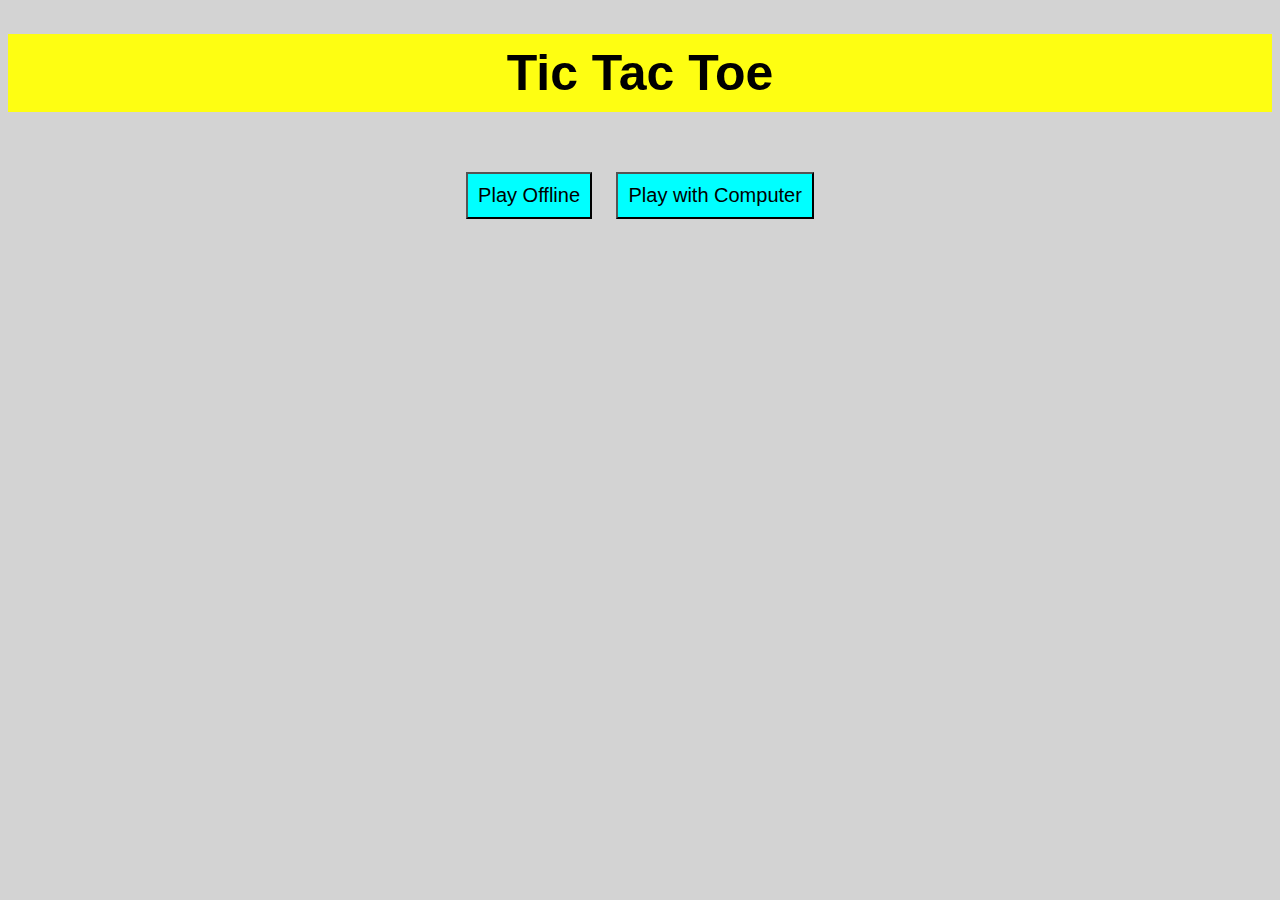
<file: Tic_Tac_Toe/index.html>
<!DOCTYPE html>
<html lang="en">
<head>
    <meta charset="UTF-8">
    <meta name="viewport" content="width=device-width, initial-scale=1.0">
    <title>Tic Tac Toe</title>
    <style>
        body { text-align: center; font-family: Arial, sans-serif; background: #d3d3d3; }
        h1 { background: #fefe12;font-size: 50px; padding: 10px; }
        .menu button, .game button:not(.back-button):not(.board button) { font-size: 20px; padding: 10px; margin: 10px; background: #00ffff; cursor: pointer; transition: transform 0.1s ease, background 0.3s ease, box-shadow 0.3s ease; }
        .menu button:hover, .game button:not(.back-button):not(.board button):hover { background: #ff007f; box-shadow: 0px 0px 10px rgba(0, 0, 0, 0.3); }
        .menu button:active, .game button:not(.back-button):not(.board button):active { transform: scale(0.9); background: #ff6700; }
        .menu { margin-top: 50px; }
        .game { display: none; }
        .board { display: grid; grid-template-columns: repeat(3, 100px); grid-template-rows: repeat(3, 100px); grid-gap: 5px; justify-content: center; margin: auto; }
        .board button { width: 100px; height: 100px; font-size: 30px; background: #ff9e01; border: none; transition: background 0.5s ease, transform 0.2s ease; }
        .board button:hover { background: #fbcf89; transform: scale(1.05); } /* Different hover effect for board blocks */
        .status { margin: 20px; font-size: 30px; background: #f9f64b; padding: 10px; }
        .button-container { margin-top: 20px; display: flex; justify-content: center; gap: 20px; }
        .back-button { font-size: 20px; padding: 10px; margin: 10px; background: #ff003f; color: white; border: 2px solid black; cursor: pointer; transition: 0.3s; } /* Black border for back button */
        .back-button:hover { background: #0000cd; } /* Different hover color for back button */
        .winning { animation: flash 0.5s infinite alternate; }
        @keyframes flash {
            from { background: #00ffff; transform: scale(1.1); }
            to { background: #ff9e01; transform: scale(1); }
        }
    </style>
</head>
<body>
    <h1>Tic Tac Toe</h1>
    <div class="menu">
        <button onclick="startGame('offline')">Play Offline</button>
        <button onclick="startGame('computer')">Play with Computer</button>
    </div>
    <div class="game">
        <div class="status">X's turn</div>
        <div class="board"></div>
        <div class="button-container">
            <button onclick="resetGame()">Play Again</button>
            <button class="back-button" onclick="goBack()">Back</button>
        </div>
    </div>
    <script>
        let gameMode, currentPlayer = 'X';
        const board = Array(9).fill(null);
        const winCombinations = [
            [0,1,2], [3,4,5], [6,7,8], [0,3,6], [1,4,7], [2,5,8], [0,4,8], [2,4,6]
        ];

        function startGame(mode) {
            gameMode = mode;
            document.querySelector(".menu").style.display = "none";
            document.querySelector(".game").style.display = "block";
            resetGame();
        }

        function goBack() {
            document.querySelector(".game").style.display = "none";
            document.querySelector(".menu").style.display = "block";
        }

        function resetGame() {
            board.fill(null);
            currentPlayer = 'X';
            document.querySelector(".status").textContent = "X's turn";
            document.querySelector(".board").innerHTML = board.map((_, i) => `<button onclick="makeMove(${i})"></button>`).join('');
        }

        function makeMove(index) {
            if (board[index] || checkWin()) return;
            board[index] = currentPlayer;
            document.querySelectorAll(".board button")[index].textContent = currentPlayer;
            if (checkWin()) return;
            currentPlayer = currentPlayer === 'X' ? 'O' : 'X';
            document.querySelector(".status").textContent = `${currentPlayer}'s turn`;
            if (gameMode === 'computer' && currentPlayer === 'O') setTimeout(computerMove, 500);
        }

        function computerMove() {
            let move = findBestMove();
            makeMove(move);
        }

        function findBestMove() {
            for (let combo of winCombinations) {
                let values = combo.map(i => board[i]);
                if (values.filter(v => v === 'O').length === 2 && values.includes(null))
                    return combo[values.indexOf(null)];
                if (values.filter(v => v === 'X').length === 2 && values.includes(null))
                    return combo[values.indexOf(null)];
            }
            return board[4] === null ? 4 : board.findIndex(v => v === null);
        }

        function checkWin() {
            for (let combo of winCombinations) {
                let [a, b, c] = combo;
                if (board[a] && board[a] === board[b] && board[a] === board[c]) {
                    document.querySelector(".status").textContent = `${board[a]} wins!`;
                    combo.forEach(i => document.querySelectorAll(".board button")[i].classList.add("winning"));
                    return true;
                }
            }
            if (!board.includes(null)) {
                document.querySelector(".status").textContent = "It's a Draw!";
                return true;
            }
            return false;
        }
    </script>
</body>
</html>
</file>
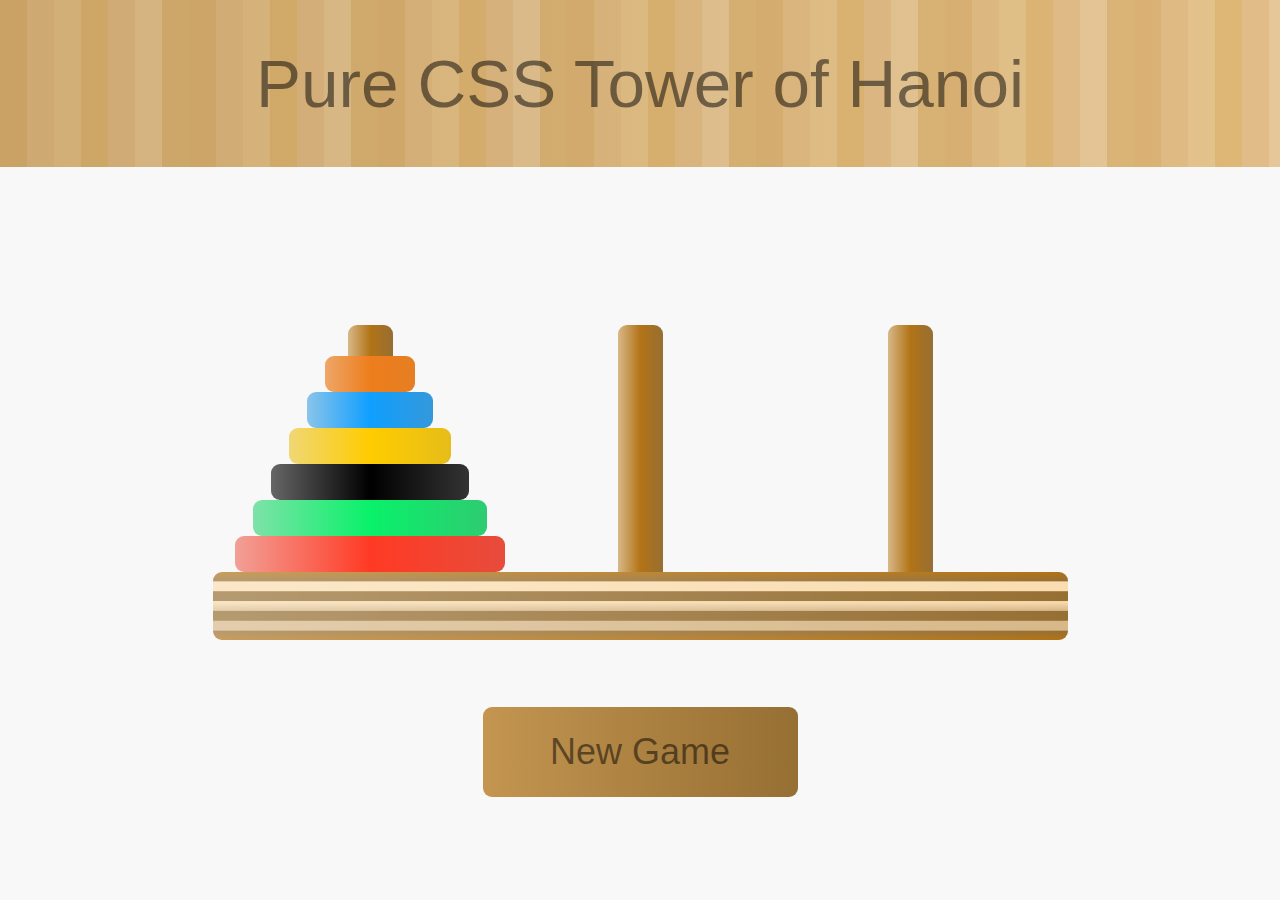
<file: Tower of Hanoi Game/index.html>
<!DOCTYPE html>
<html lang="en">
<head>
    <meta charset="UTF-8">
    <meta name="viewport" content="width=device-width, initial-scale=1.0">
    <title>Tower of Hanoi</title>
    <link rel="stylesheet" type="text/css" href="style.css">
</head>
<body>
    <h1>Pure CSS Tower of Hanoi</h1>
    <form>
        <div class="discs">
            <input id="one" type="text" tabindex="-1" readonly>
            <input name="one" type="radio" tabindex="-1" checked>
            <input name="one" type="radio" tabindex="-1">
            <input name="one" type="radio" tabindex="-1">
            <label for="one"></label>
            <div class="disc one"></div>

            <input id="two" type="text" tabindex="-1" readonly>
            <input name="two" type="radio" tabindex="-1" checked>
            <input name="two" type="radio" tabindex="-1">
            <input name="two" type="radio" tabindex="-1">
            <label for="two"></label>
            <div class="disc two"></div>

            <input id="three" type="text" tabindex="-1" readonly>
            <input name="three" type="radio" tabindex="-1" checked>
            <input name="three" type="radio" tabindex="-1">
            <input name="three" type="radio" tabindex="-1">
            <label for="three"></label>
            <div class="disc three"></div>

            <input id="four" type="text" tabindex="-1" readonly>
            <input name="four" type="radio" tabindex="-1" checked>
            <input name="four" type="radio" tabindex="-1">
            <input name="four" type="radio" tabindex="-1">
            <label for="four"></label>
            <div class="disc four"></div>

            <input id="five" type="text" tabindex="-1" readonly>
            <input name="five" type="radio" tabindex="-1" checked>
            <input name="five" type="radio" tabindex="-1">
            <input name="five" type="radio" tabindex="-1">
            <label for="five"></label>
            <div class="disc five"></div>

            <input id="six" type="text" tabindex="-1" readonly>
            <input name="six" type="radio" tabindex="-1" checked>
            <input name="six" type="radio" tabindex="-1">
            <input name="six" type="radio" tabindex="-1">
            <label for="six"></label>
            <div class="disc six"></div>

            <input id="zero" type="text" tabindex="-1" readonly>

            <div class="spacer a"></div>
            <div class="separator ab"></div>
            <div class="spacer b"></div>
            <div class="separator bc"></div>
            <div class="spacer c"></div>

            <div class="tower a"></div>
            <div class="tower b"></div>
            <div class="tower c"></div>

            <div class="win">You win!</div>
        </div>
        <div class="bottom"></div>
        <button type="reset">New Game</button>
    </form>
</body>
</html>
</file>
<file: Candy Crush/style.css>
.grid {
    display: flex;
    flex-wrap: wrap;
    height: 560px;
    min-width: 560px;
    margin-left: 80px;
    margin-top: 50px;
    background-color: rgba(109, 127, 151, 0.5);
    padding: 5px;
    color: #85796b;
    border-radius: 10px;
    box-shadow: 0 2px 4px rgba(0, 0, 0, 0.5) inset, 0 1px 0 #fff;
  }
  
  .grid div {
    height: 70px;
    width: 70px;
  }
  
  h3 {
    font-family: "Montserrat", sans-serif;
    text-transform: uppercase;
  }
  
  h1 {
    font-family: "Montserrat", sans-serif;
    text-transform: uppercase;
    margin-top: -10px;
  }
  
  .invisible {
    background-color: white;
  }
  
  body {
    background-image: url('https://raw.githubusercontent.com/arpit456jain/Amazing-Js-Projects/master/Candy%20Crush/utils/bg.png');
    max-width: 100vh;
    display: flex;
  }
  
  .scoreBoard {
    background-color: cyan;
    border-radius: 20px;
    margin-top: 200px;
    margin-left: 200px;
    width: auto;
    height: 120px;
    padding: 20px;
    display: flex;
    flex-direction: column;
    justify-content: space-between;
    align-items: center;
    text-align: center;
    color: #85796b;
  }
</file>
<file: Connect 4 Game/style.css>
body {
    margin: 0;
    font-family: "Helvetica", "Verdana", "Roboto", sans-serif;
  }
  
  h1 {
    margin: 0 0 15px;
    padding: 15px;
    color: #fff;
    font-size: 40px;
    font-weight: normal;
    text-align: center;
    background-color: #1f90ff;
  }
  
  form {
    display: flex;
    flex-flow: column nowrap;
    align-items: center;
  }
  
  .board {
    position: relative;
    width: 450px;
    height: 450px;
  }
  
  .field {
    position: absolute;
    top: 0;
    left: 15px;
    padding: 75px 0 0 0;
    box-sizing: border-box;
    width: 420px;
    height: 435px;
    overflow: hidden;
    cursor: not-allowed;
  }
  
  .grid {
    display: inline-flex;
    flex-flow: column wrap;
    position: relative;
    min-width: 420px;
    height: 360px;
    counter-reset: player 1;
  }
  
  .column {
    display: inline-flex;
    flex-flow: column wrap;
    height: 360px;
  }
  
  .front {
    position: absolute;
    top: 60px;
    border: 15px solid #007fff;
    border-radius: 4px;
    box-sizing: border-box;
    width: 450px;
    height: 390px;
    pointer-events: none;
    background: radial-gradient(circle, transparent, transparent 18px, #007fff 20px, #007fff 23px, #1f90ff 23px, #1f90ff 36px, #007fff) center top/60px 60px;
  }
  
  /* Invisible inputs */
  input {
    display: none;
    position: absolute;
    top: -90px;
    margin: 0;
    width: 60px;
    height: 450px;
    cursor: pointer;
    opacity: 0;
  }
  input:indeterminate {
    display: initial;
  }
  /* Inputs for red */
  .column > input:nth-of-type(2n) {
    right: 360px;
  }
  .column > .column > input:nth-of-type(2n) {
    right: 300px;
  }
  .column > .column > .column > input:nth-of-type(2n) {
    right: 240px;
  }
  .column > .column > .column > .column > input:nth-of-type(2n) {
    right: 180px;
  }
  .column > .column > .column > .column > .column > input:nth-of-type(2n) {
    right: 120px;
  }
  .column > .column > .column > .column > .column > .column > input:nth-of-type(2n) {
    right: 60px;
  }
  .column > .column > .column > .column > .column > .column > .column > input:nth-of-type(2n) {
    right: 0;
  }
  /* Inputs for yellow */
  .column > input:nth-of-type(2n+1) {
    left: 0;
  }
  .column > .column > input:nth-of-type(2n+1) {
    left: 60px;
  }
  .column > .column > .column > input:nth-of-type(2n+1) {
    left: 120px;
  }
  .column > .column > .column > .column > input:nth-of-type(2n+1) {
    left: 180px;
  }
  .column > .column > .column > .column > .column > input:nth-of-type(2n+1) {
    left: 240px;
  }
  .column > .column > .column > .column > .column > .column > input:nth-of-type(2n+1) {
    left: 300px;
  }
  .column > .column > .column > .column > .column > .column > .column > input:nth-of-type(2n+1) {
    left: 360px;
  }
  
  /* Disc */
  .disc {
    position: relative;
    top: 0;
    width: 60px;
    height: 60px;
    color: #fff;
    background: radial-gradient(circle, currentcolor 12px, #666 13px, currentcolor 14px, currentcolor 21px, #666 22px, transparent 23px, transparent) center/60px;
    opacity: 0;
    pointer-events: none;
    transition: opacity 0.2s, top 0s 0.2s, color 0s 0.2s;
  }
  
  /* Red's turn */
  input:hover + .disc {
    color: #ff010b;
    opacity: 1;
    transition: opacity 0.2s, top 0s;
  }
  input:checked + .disc {
    color: #ff010b;
    opacity: 1;
  }
  /* Yellow's turn */
  input:hover + input + .disc {
    color: #ffd918;
    opacity: 1;
    transition: opacity 0.2s, top 0s;
  }
  input:checked + input + .disc {
    color: #ffd918;
    opacity: 1;
  }
  
  /* Height and time of disc fall per row */
  input:hover + .disc:nth-of-type(1),
  input:hover + input + .disc:nth-of-type(1){
    top: -75px;
  }
  input:checked + .disc:nth-of-type(1),
  input:checked + input + .disc:nth-of-type(1){
    transition: top 0.14s cubic-bezier(0.56, 0, 1, 1);
  }
  input:hover + .disc:nth-of-type(2),
  input:hover + input + .disc:nth-of-type(6n+2) {
    top: -135px;
  }
  input:checked + .disc:nth-of-type(2),
  input:checked + input + .disc:nth-of-type(2){
    transition: top 0.19s cubic-bezier(0.56, 0, 1, 1);
  }
  input:hover + .disc:nth-of-type(3),
  input:hover + input + .disc:nth-of-type(3) {
    top: -195px;
  }
  input:checked + .disc:nth-of-type(3),
  input:checked + input + .disc:nth-of-type(3) {
    transition: top 0.23s cubic-bezier(0.56, 0, 1, 1);
  }
  input:hover + .disc:nth-of-type(4),
  input:hover + input + .disc:nth-of-type(4) {
    top: -255px;
  }
  input:checked + .disc:nth-of-type(4),
  input:checked + input + .disc:nth-of-type(4) {
    transition: top 0.26s cubic-bezier(0.56, 0, 1, 1);
  }
  input:hover + .disc:nth-of-type(5),
  input:hover + input + .disc:nth-of-type(5){
    top: -315px;
  }
  input:checked + .disc:nth-of-type(5),
  input:checked + input + .disc:nth-of-type(5){
    transition: top 0.29s cubic-bezier(0.56, 0, 1, 1);
  }
  input:hover + .disc:nth-of-type(6n),
  input:hover + input + .disc:nth-of-type(6n) {
    top: -375px;
  }
  input:checked + .disc:nth-of-type(6n),
  input:checked + input + .disc:nth-of-type(6n) {
    transition: top 0.32s cubic-bezier(0.56, 0, 1, 1);
  }
  
  /* Fix stuck disc */
  input:checked + .disc,
  input:checked + input + .disc {
    top: 0 !important;
  }
  
  /* Tracking turns */
  input:checked + .disc {
    counter-increment: player 2;
  }
  input:checked + input + .disc {
    counter-increment: player -2;
  }
  
  .grid::after {
    content: counter(player, lower-roman);
    display: inline-block;
    max-width: 840px;
    min-width: 420px;
    letter-spacing: 375px;
    font-family: monospace;
    font-size: 1px;
    overflow: hidden;
  }
  
  /* Draw outcome */
  form:valid .column > .column > .column > .column > .column > .column > .column > .column::after {
    content: "It's a draw!";
    z-index: 1;
    position: absolute;
    left: 0;
    top: -75px;
    width: 420px;
    height: 435px;
    visibility: visible;
    color: #1f90ff;
    font-size: 30px;
    text-align: center;
    line-height: 60px;
    cursor: initial;
    pointer-events: auto;
    animation: outcome 1.5s;
  }
  
  /* Red column win */
  input:checked + .disc + input + input:checked + .disc + input + input:checked + .disc + input + input:checked ~ .column::after,
  /* Red row win */
  input:nth-of-type(2):checked ~ .column > input:nth-of-type(2):checked ~ .column > input:nth-of-type(2):checked ~ .column > input:nth-of-type(2):checked ~ .column::after,
  input:nth-of-type(4):checked ~ .column > input:nth-of-type(4):checked ~ .column > input:nth-of-type(4):checked ~ .column > input:nth-of-type(4):checked ~ .column::after,
  input:nth-of-type(6):checked ~ .column > input:nth-of-type(6):checked ~ .column > input:nth-of-type(6):checked ~ .column > input:nth-of-type(6):checked ~ .column::after,
  input:nth-of-type(8):checked ~ .column > input:nth-of-type(8):checked ~ .column > input:nth-of-type(8):checked ~ .column > input:nth-of-type(8):checked ~ .column::after,
  input:nth-of-type(10):checked ~ .column > input:nth-of-type(10):checked ~ .column > input:nth-of-type(10):checked ~ .column > input:nth-of-type(10):checked ~ .column::after,
  input:nth-of-type(12):checked ~ .column > input:nth-of-type(12):checked ~ .column > input:nth-of-type(12):checked ~ .column > input:nth-of-type(12):checked ~ .column::after,
  /* Red diagonal win */
  input:nth-of-type(2):checked ~ .column > input:nth-of-type(4):checked ~ .column > input:nth-of-type(6):checked ~ .column > input:nth-of-type(8):checked ~ .column::after,
  input:nth-of-type(4):checked ~ .column > input:nth-of-type(6):checked ~ .column > input:nth-of-type(8):checked ~ .column > input:nth-of-type(10):checked ~ .column::after,
  input:nth-of-type(6):checked ~ .column > input:nth-of-type(8):checked ~ .column > input:nth-of-type(10):checked ~ .column > input:nth-of-type(12):checked ~ .column::after,
  input:nth-of-type(8):checked ~ .column > input:nth-of-type(6):checked ~ .column > input:nth-of-type(4):checked ~ .column > input:nth-of-type(2):checked ~ .column::after,
  input:nth-of-type(10):checked ~ .column > input:nth-of-type(8):checked ~ .column > input:nth-of-type(6):checked ~ .column > input:nth-of-type(4):checked ~ .column::after,
  input:nth-of-type(12):checked ~ .column > input:nth-of-type(10):checked ~ .column > input:nth-of-type(8):checked ~ .column > input:nth-of-type(6):checked ~ .column::after {
    content: "Red wins! :)";
    z-index: 2;
    position: absolute;
    left: 0;
    top: -75px;
    width: 420px;
    height: 435px;
    visibility: visible;
    color: #ff010b;
    font-size: 30px;
    text-align: center;
    line-height: 60px;
    cursor: initial;
    pointer-events: auto;
    animation: outcome 1s;
  }
  
  /* Yellow column win */
  input:checked + input + .disc + input:checked + input + .disc + input:checked + input + .disc + input:checked ~ .column::after,
  /* Yellow row win */
  input:nth-of-type(1):checked ~ .column > input:nth-of-type(1):checked ~ .column > input:nth-of-type(1):checked ~ .column > input:nth-of-type(1):checked ~ .column::after,
  input:nth-of-type(3):checked ~ .column > input:nth-of-type(3):checked ~ .column > input:nth-of-type(3):checked ~ .column > input:nth-of-type(3):checked ~ .column::after,
  input:nth-of-type(5):checked ~ .column > input:nth-of-type(5):checked ~ .column > input:nth-of-type(5):checked ~ .column > input:nth-of-type(5):checked ~ .column::after,
  input:nth-of-type(7):checked ~ .column > input:nth-of-type(7):checked ~ .column > input:nth-of-type(7):checked ~ .column > input:nth-of-type(7):checked ~ .column::after,
  input:nth-of-type(9):checked ~ .column > input:nth-of-type(9):checked ~ .column > input:nth-of-type(9):checked ~ .column > input:nth-of-type(9):checked ~ .column::after,
  input:nth-of-type(11):checked ~ .column > input:nth-of-type(11):checked ~ .column > input:nth-of-type(11):checked ~ .column > input:nth-of-type(11):checked ~ .column::after,
  /* Yellow diagonal win */
  input:nth-of-type(1):checked ~ .column > input:nth-of-type(3):checked ~ .column > input:nth-of-type(5):checked ~ .column > input:nth-of-type(7):checked ~ .column::after,
  input:nth-of-type(3):checked ~ .column > input:nth-of-type(5):checked ~ .column > input:nth-of-type(7):checked ~ .column > input:nth-of-type(9):checked ~ .column::after,
  input:nth-of-type(5):checked ~ .column > input:nth-of-type(7):checked ~ .column > input:nth-of-type(9):checked ~ .column > input:nth-of-type(11):checked ~ .column::after,
  input:nth-of-type(7):checked ~ .column > input:nth-of-type(5):checked ~ .column > input:nth-of-type(3):checked ~ .column > input:nth-of-type(1):checked ~ .column::after,
  input:nth-of-type(9):checked ~ .column > input:nth-of-type(7):checked ~ .column > input:nth-of-type(5):checked ~ .column > input:nth-of-type(3):checked ~ .column::after,
  input:nth-of-type(11):checked ~ .column > input:nth-of-type(9):checked ~ .column > input:nth-of-type(7):checked ~ .column > input:nth-of-type(5):checked ~ .column::after {
    content: "Yellow wins! :)";
    z-index: 2;
    position: absolute;
    left: 0;
    top: -75px;
    width: 420px;
    height: 435px;
    visibility: visible;
    color: #ffd918;
    font-size: 30px;
    text-align: center;
    line-height: 60px;
    background: linear-gradient(#fff 60px, transparent 60px, transparent);
    cursor: initial;
    pointer-events: auto;
    animation: outcome 1s;
  }
  
  /* Button style */
  button {
    margin: 20px auto;
    border: none;
    border-radius: 2px;
    padding: 12px 18px;
    font-size: 16px;
    text-transform: uppercase;
    cursor: pointer;
    color: #fff;
    background: #2196f3 center;
    box-shadow: 0 0 4px #999;
    outline: none;
    transition: background 0.5s;
  }
  button:hover {
    background: #47a7f5 radial-gradient(circle, transparent 1%, #47a7f5 1%) center/15000%;
  }
  button:active {
    background-color: #6eb9f7;
    background-size: 100%;
    transition: background 0s;
  }
  
  @keyframes outcome {
    0% {
      opacity: 0;
    }
    35% {
      opacity: 0;
    }
    100% {
      opacity: 1;
    }
  }
</file>
<file: Escape puzzle/style.css>
body {
    touch-action: pan-y;
}

  #container {
    position: absolute;
    top:0;
    left: 0;
    right: 0;
    bottom: 0;
    background: #222;
    display: grid;
    grid-template-rows: 60% 40%;
  }
  
  #maze {
    position: absolute;
    width: 340px;
    height: 240px;
    /*background: #39a;
    
    align-self: center;
    justify-self: center;
    place-self: center center;*/
    top: 30vh;
    left: 50%;
    transform: translate(-50%, -50%);
  }
  
  .mbox,
  .controls {
    height: 100%;
    background: #222;
    display: grid;
  }
  
  /*.mbox {
  }*/
  
  .buttons {
    width: 210px;
    height: 140px;
    background: #222;
    align-self: center;
    justify-self: center;
    display: grid;
    grid-template-rows: 70px 70px;
    grid-template-columns: 70px 70px 70px;
  }
  
  .btn {
    width: 60px;
    height: 60px;
    border: 2px #fff solid;
    border-bottom: 2px #fff solid;
    align-self: center;
    justify-self: center;
    cursor: pointer;
    border-radius: 8px;
    display: grid;
    /*box-shadow: 4px 4px 10px rgba(255, 255, 255, 0.2);*/
  }
  .chevron {
    height: 20px;
    width: 20px;
    align-self: center;
    justify-self: center;
    color: #222;
    font-size: 20px;
    line-height: 20px;
    text-align: center;
    color: #fff;
  }
  
  #bu {
    grid-column-start: 2;
  }
  #bd {
    grid-column-start: 2;
    grid-row-start: 2;
  }
  #bl {
    grid-column-start: 1;
    grid-row-start: 2;
  }
  #br {
    grid-column-start: 3;
    grid-row-start: 2;
  }
  
  #thingie,
  #home {
    position: absolute;
    top: 100px;
    left: 100px;
    width: 20px;
    height: 20px;
    border-radius: 20px;
    /*background: #39a;
    transition: all .1s;*/
  }
  
  .emo {
    position: absolute;
    top: 4px;
    left: 1px;
    width: 13px;
    height: 13px;
    border-radius: 20px;
    font-size: 15px;
    line-height: 15px;
    text-align: left;
  }
  
  .barrier {
    position: absolute;
    background: #fff;
  }
  
  #top {
    top: 20px;
    left: 20px;
    width: 300px;
    height: 2px;
  }
  
  #bottom {
    top: 220px;
    left: 20px;
    width: 302px;
    height: 2px;
  }
  
  /*style reset*/
  button {
    display: inline-block;
    border: none;
    padding: none;
    margin: 0;
    outline: none;
    -webkit-appearance: none;
    -moz-appearance: none;
    background: none;
    -webkit-tap-highlight-color: transparent;
  }
  
  button:hover,
  button:focus {
    -webkit-appearance: none;
  }
  
  button:focus {
    outline: none;
  }
  
  button:active {
    transform: scale(1);
    -webkit-appearance: none;
  }
</file>
<file: Memory Card Game/style.css>
/* Import Google Font - Poppins */
@import url('https://fonts.googleapis.com/css2?family=Poppins:wght@400;500;600;700&display=swap');
*{
  margin: 0;
  padding: 0;
  box-sizing: border-box;
  font-family: 'Poppins', sans-serif;
}
body{
  display: flex;
  align-items: center;
  justify-content: center;
  min-height: 100vh;
  background: #6563FF;
}
.wrapper{
  padding: 25px;
  border-radius: 10px;
  background: #F8F8F8;
  box-shadow: 0 10px 30px rgba(0,0,0,0.1);
}
.cards, .card, .view{
  display: flex;
  align-items: center;
  justify-content: center;
}
.cards{
  height: 400px;
  width: 400px;
  flex-wrap: wrap;
  justify-content: space-between;
}
.cards .card{
  cursor: pointer;
  list-style: none;
  user-select: none;
  position: relative;
  perspective: 1000px;
  transform-style: preserve-3d;
  height: calc(100% / 4 - 10px);
  width: calc(100% / 4 - 10px);
}
.card.shake{
  animation: shake 0.35s ease-in-out;
}
@keyframes shake {
  0%, 100%{
    transform: translateX(0);
  }
  20%{
    transform: translateX(-13px);
  }
  40%{
    transform: translateX(13px);
  }
  60%{
    transform: translateX(-8px);
  }
  80%{
    transform: translateX(8px);
  }
}
.card .view{
  width: 100%;
  height: 100%;
  position: absolute;
  border-radius: 7px;
  background: #fff;
  pointer-events: none;
  backface-visibility: hidden;
  box-shadow: 0 3px 10px rgba(0,0,0,0.1);
  transition: transform 0.25s linear;
}
.card .front-view img{
  width: 19px;
}
.card .back-view img{
  max-width: 45px;
}
.card .back-view{
  transform: rotateY(-180deg);
}
.card.flip .back-view{
  transform: rotateY(0);
}
.card.flip .front-view{
  transform: rotateY(180deg);
}

@media screen and (max-width: 700px) {
  .cards{
    height: 350px;
    width: 350px;
  }
  .card .front-view img{
    width: 17px;
  }
  .card .back-view img{
    max-width: 40px;
  }
}

@media screen and (max-width: 530px) {
  .cards{
    height: 300px;
    width: 300px;
  }
  .card .front-view img{
    width: 15px;
  }
  .card .back-view img{
    max-width: 35px;
  }
}
</file>
<file: Memory Game with Timer/style.css>
/* Import Google Font - Poppins */
@import url('https://fonts.googleapis.com/css2?family=Poppins:wght@400;500;600;700&display=swap');
*{
  margin: 0;
  padding: 0;
  box-sizing: border-box;
  font-family: 'Poppins', sans-serif;
}
p{
  font-size: 20px;
}
body{
  display: flex;
  align-items: center;
  justify-content: center;
  min-height: 100vh;
  background: #6563ff;
}
::selection{
  color: #fff;
  background: #6563ff;
}
.wrapper{
  padding: 25px;
  background: #f8f8f8;
  border-radius: 10px;
  box-shadow: 0 10px 30px rgba(0,0,0,0.1);
}
.cards, .card, .view, .details, p{
  display: flex;
  align-items: center;
  justify-content: center;
}
.cards{
  height: 350px;
  width: 350px;
  flex-wrap: wrap;
  justify-content: space-between;
}
.cards .card{
  cursor: pointer;
  position: relative;
  perspective: 1000px;
  transform-style: preserve-3d;
  height: calc(100% / 4 - 10px);
  width: calc(100% / 4 - 10px);
}
.card.shake{
  animation: shake 0.35s ease-in-out;
}
@keyframes shake {
  0%, 100%{
    transform: translateX(0);
  }
  20%{
    transform: translateX(-13px);
  }
  40%{
    transform: translateX(13px);
  }
  60%{
    transform: translateX(-8px);
  }
  80%{
    transform: translateX(8px);
  }
}
.cards .card .view{
  width: 100%;
  height: 100%;
  user-select: none;
  pointer-events: none;
  position: absolute;
  background: #fff;
  border-radius: 7px;
  backface-visibility: hidden;
  transition: transform 0.25s linear;
  box-shadow: 0 3px 10px rgba(0,0,0,0.1);
}
.card .front-view img{
  max-width: 17px;
}
.card .back-view{
  transform: rotateY(-180deg);
}
.card .back-view img{
  max-width: 40px;
}
.card.flip .front-view{
  transform: rotateY(180deg);
}
.card.flip .back-view{
  transform: rotateY(0);
}

.details{
  width: 100%;
  margin-top: 15px;
  padding: 0 20px;
  border-radius: 7px;
  background: #fff;
  height: calc(100% / 4 - 30px);
  justify-content: space-between;
  box-shadow: 0 3px 10px rgba(0,0,0,0.1);
}
.details p{
  font-size: 18px;
  height: 17px;
  padding-right: 18px;
  border-right: 1px solid #ccc;
}
.details p span{
  margin-left: 8px;
}
.details p b{
  font-weight: 500;
}
.details button{
  cursor: pointer;
  font-size: 14px;
  color: #6563ff;
  border-radius: 4px;
  padding: 4px 11px;
  background: #fff;
  border: 2px solid #6563ff;
  transition: 0.3s ease;
}
.details button:hover{
  color: #fff;
  background: #6563ff;
}

@media screen and (max-width: 700px) {
  .cards{
    height: 350px;
    width: 350px;
  }
  .card .front-view img{
    max-width: 16px;
  }
  .card .back-view img{
    max-width: 40px;
  }
}

@media screen and (max-width: 530px) {
  .cards{
    height: 300px;
    width: 300px;
  }
  .card .back-view img{
    max-width: 35px;
  }
  .details{
    margin-top: 10px;
    padding: 0 15px;
    height: calc(100% / 4 - 20px);
  }
  .details p{
    height: 15px;
    font-size: 17px;
    padding-right: 13px;
  }
  .details button{
    font-size: 13px;
    padding: 5px 10px;
    border: none;
    color: #fff;
    background: #6563ff;
  }
}
</file>
<file: Rock_Paper_Scissors/styles.css>
/* Import Google Fonts */
@import url('https://fonts.googleapis.com/css?family=Roboto:400,700&display=swap');

/* Apply global styles */
* {
  box-sizing: border-box;
  margin: 0;
  padding: 0;
}

body {
  font-family: 'Roboto', sans-serif;
  background-color: #E6E6FA;
}

h1 {
  text-align: center;
  font-size: 3rem;
  margin-top: 2rem;
  color: #660033;
}

/* Style scoreboard */
.scoreboard {
  display: flex;
  justify-content: center;
  margin-top: 2rem;
}

.scoreboard > div {
  font-size: 2rem;
  margin: 0 1rem;
  padding: 0.5rem;
  border: 2px solid #660033;
  border-radius: 10px;
  color: #660033;
}

/* Style choices */
.choices {
  display: flex;
  justify-content: center;
  margin-top: 3rem;
}

.choice {
  border: 2px solid #660033;
  border-radius: 10px;
  margin: 0 2rem;
  padding: 2rem;
  background-color: #FFFFFF;
  transition: transform 0.2s ease-in-out;
  cursor: pointer;
  display: flex;
  justify-content: center;
  align-items: center;
}

.choice:hover {
  transform: scale(1.1);
}

.choice:active {
  transform: scale(0.9);
}

.choice i {
  color: #660033;
  font-size: 50px;
}

/* Style result */
.result {
  text-align: center;
  font-size: 2rem;
  margin-top: 2rem;
  color: #660033;
}

#computer-choice {
  text-align: center;
  font-size: 2rem;
  color: #660033;
}

/* Style timer */
.timer {
  text-align: center;
  font-size: 2rem;
  margin-top: 1rem;
  color: #660033;
}

/* Style play again button */
.play-again {
  display: block;
  margin: 3rem auto 1rem auto;
  padding: 1rem 2rem;
  border: none;
  border-radius: 10px;
  background-color: #660033;
  color: #FFFFFF;
  font-size: 1.5rem;
  cursor: pointer;
  transition: background-color 0.2s ease-in-out;
}

.play-again:hover {
  background-color: #993366;
}

.logo {
	position: absolute;
	top: 30px;
	right: 30px;
	display: block;
	z-index: 100;
	transition: all 250ms linear;
}

.logo img {
	height: 30px;
	width: auto;
	display: block;
}

.play-again:active {
  transform: scale(0.9);
}

/* Add responsive design */
@media only screen and (max-width: 600px) {
  .choices {
    flex-wrap: wrap;
  }

  .choice {
    margin: 2rem 1rem;
  }

  .timer {
    margin-top: 1rem;
  }
}
</file>
<file: Snake Game/style.css>
/* Import Google font */
@import url('https://fonts.googleapis.com/css2?family=Open+Sans:wght@400;500;600;700&display=swap');
* {
  margin: 0;
  padding: 0;
  box-sizing: border-box;
  font-family: 'Open Sans', sans-serif;
}
body {
  display: flex;
  flex-direction: column;
  align-items: center;
  justify-content: center;
  min-height: 100vh;
  padding-bottom: 20px;
  background: #E3F2FD;
}
.wrapper {
  width: 65vmin;
  height: 70vmin;
  display: flex;
  overflow: hidden;
  flex-direction: column;
  justify-content: center;
  border-radius: 5px;
  background: #293447;
  box-shadow: 0 20px 40px rgba(52, 87, 220, 0.2);
}
.game-details {
  color: #B8C6DC;
  font-weight: 500;
  font-size: 1.2rem;
  padding: 20px 27px;
  display: flex;
  justify-content: space-between;
}
.play-board {
  height: 100%;
  width: 100%;
  display: grid;
  background: #212837;
  grid-template: repeat(30, 1fr) / repeat(30, 1fr);
}
.play-board .food {
  background: #FF003D;
}
.play-board .head {
  background: #60CBFF;
}

#play-again {
  margin-top: 20px;
  padding: 12px 24px;
  font-size: 20px;
  font-weight: bold;
  cursor: pointer;
  background: linear-gradient(45deg, #ff416c, #ff4b2b);
  border: none;
  color: white;
  border-radius: 8px;
  transition: transform 0.2s, background 0.3s;
}

#play-again:hover {
  background: linear-gradient(45deg, #ff4b2b, #ff416c);
  transform: scale(1.1);
}

#play-again:active {
  transform: scale(0.9);
}

.controls {
  display: none;
  justify-content: space-between;
}
.controls i {
  padding: 25px 0;
  text-align: center;
  font-size: 1.3rem;
  color: #B8C6DC;
  width: calc(100% / 4);
  cursor: pointer;
  border-right: 1px solid #171B26;
}

@media screen and (max-width: 800px) {
  .wrapper {
    width: 90vmin;
    height: 115vmin;
  }
  .game-details {
    font-size: 1rem;
    padding: 15px 27px;
  }
  .controls {
    display: flex;
  }
  .controls i {
    padding: 15px 0;
    font-size: 1rem;
  }
}
</file>
<file: Tower of Hanoi Game/style.css>
/* Controls/Logic */
label,
input {
    position: absolute;
    top: -10vmin;
    margin: 0;
    border: 0;
    padding: 0;
    width: 30vmin;
    height: 52.5vmin;
    cursor: pointer;
    opacity: 0;
    pointer-events: none;
    -webkit-tap-highlight-color: transparent;
}
input:nth-child(6n + 2),
input:checked + input + input + label {
    left: 0;
}
input:nth-child(6n + 3),
input:checked + input + label {
    left: 30vmin;
}
input:nth-child(6n + 4),
input:checked + label {
    left: 60vmin;
}

label,
input:hover,
input[readonly]:focus + input,
input[readonly]:focus + input + input,
input[readonly]:focus + input + input + input {
    pointer-events: initial;
}
input[readonly],
input:nth-child(6n + 2):checked ~ input:nth-child(6n + 2),
input:nth-child(6n + 3):checked ~ input:nth-child(6n + 3),
input:nth-child(6n + 4):checked ~ input:nth-child(6n + 4) {
    pointer-events: none;
}

#one ~ input,
#one ~ label {
    z-index: 6;
}
#two ~ input,
#two ~ label {
    z-index: 5;
}
#three ~ input,
#three ~ label {
    z-index: 4;
}
#four ~ input,
#four ~ label {
    z-index: 3;
}
#five ~ input,
#five ~ label {
    z-index: 2;
}
#six ~ input,
#six ~ label {
    z-index: 1;
}

input#zero {
    z-index: 7;
}
input#zero:focus {
    pointer-events: none;
}
input[readonly]:focus + input:checked ~ #zero {
    left: 0;
    pointer-events: initial;
}
input[readonly]:focus + input + input:checked ~ #zero {
    left: 30vmin;
    pointer-events: initial;
}
input[readonly]:focus + input + input + input:checked ~ #zero {
    left: 60vmin;
    pointer-events: initial;
}

/* Discs */
.discs {
    position: relative;
    display: flex;
    flex-flow: column wrap;
    justify-content: flex-end;
    margin: 10vmin auto 0;
    width: 90vmin;
    height: 35vmin;
}

.disc {
    z-index: 1;
    border-radius: 1vmin;
    height: 4vmin;
    pointer-events: none;
    transition: order 0.3s step-end;
}
input:checked + input + input + label + .disc {
    order: 3;
}
input:checked + input + label + .disc {
    order: 6;
}
input:checked + label + .disc {
    order: 9;
}

input:focus + input:checked + input + input + label + .disc {
    order: 1;
    transition: order 0s;
    animation: float 3s ease-in-out infinite alternate;
}
input:focus + input + input:checked + input + label + .disc {
    order: 4;
    transition: order 0s;
    animation: float 3s ease-in-out infinite alternate;
}
input:focus + input + input + input:checked + label + .disc {
    order: 7;
    transition: order 0s;
    animation: float 3s ease-in-out infinite alternate;
}
@keyframes float {
    50% {
        transform: translateY(-1vmin);
    }
}

input:focus + input:hover + input + input + label + .disc,
input + input:active + input + input + label + .disc {
    order: 1;
}
input:focus + input + input:hover + input + label + .disc,
input + input + input:active + input + label + .disc {
    order: 4;
}
input:focus + input + input + input:hover + label + .disc,
input + input + input + input:active + label + .disc {
    order: 7;
}

.one {
    margin: 0 10vmin;
    width: 10vmin;
    background: linear-gradient(to right, #eea668, #ed7e1d, #e67e22);
}
.two {
    margin: 0 8vmin;
    width: 14vmin;
    background: linear-gradient(to right, #8ac4ea, #0f9fff, #3498db);
}
.three {
    margin: 0 6vmin;
    width: 18vmin;
    background: linear-gradient(to right, #f0d775, #fc0, #e6bd19);
}
.four {
    margin: 0 4vmin;
    width: 22vmin;
    background: linear-gradient(to right, #666, #000, #333);
}
.five {
    margin: 0 2vmin;
    width: 26vmin;
    background: linear-gradient(to right, #7ee2a8, #09f16a, #2ecc71);
}
.six {
    width: 30vmin;
    background: linear-gradient(to right, #f2a097, #ff3a24, #e74c3c);
}

/* Spacers/Separators */
.spacer {
    width: 30vmin;
    height: 1px;
    flex-grow: 0;
    pointer-events: none;
    transition: flex 0.3s;
}
.separator {
    width: 0;
    height: 100%;
}
.a {
    order: 2;
}
.ab {
    order: 3;
}
.b {
    order: 5;
}
.bc {
    order: 6;
}
.c {
    order: 8;
}

input[readonly]:focus + input:hover ~ .a,
input[readonly]:focus + input + input:hover ~ .b,
input[readonly]:focus + input + input + input:hover ~ .c {
    transition: flex 0s;
    flex-grow: 1;
}
input[readonly]:focus + input:checked ~ .a,
input[readonly]:focus + input + input:checked ~ .b,
input[readonly]:focus + input + input + input:checked ~ .c {
    flex-grow: 1;
}

/* Winning */
.win {
    z-index: 7;
    position: absolute;
    left: 0;
    right: 0;
    top: -10vmin;
    bottom: -7.5vmin;
    color: #966f33;
    font-family: Arial, sans-serif;
    font-size: 6vmin;
    line-height: 17.5vmin;
    opacity: 0;
    pointer-events: none;
    transition: opacity 0.3s;
}
input:nth-child(6n + 4):checked ~ input:nth-child(6n + 4):checked ~ input:nth-child(6n + 4):checked ~ input:nth-child(6n + 4):checked ~ input:nth-child(6n + 4):checked ~ input:nth-child(6n + 4):checked ~ .win {
    opacity: 1;
    pointer-events: initial;
}

/* Everything Else */
body {
    margin: 0;
    background-color: #f8f8f8;
}

h1 {
    margin: 0;
    padding: 5vmin;
    color: rgba(0, 0, 0, 0.5);
    font-family: Arial, sans-serif;
    font-size: 7.5vmin;
    font-weight: lighter;
    text-align: center;
    background: linear-gradient(to right, rgba(150, 111, 51, 0.4), rgba(150, 111, 51, 0.2)),
    repeating-linear-gradient(to right, #eec487, #eec487 3vmin, #f3cf9a 3vmin, #f3cf9a 6vmin, #f8d8a2 6vmin, #f8d8a2 9vmin, #f1ca88 9vmin, #f1ca88 12vmin, #f4d09e 12vmin, #f4d09e 15vmin, #faddb0 15vmin, #faddb0 18vmin, #eec88a 18vmin, #eec88a 21vmin);
}

form {
    text-align: center;
}

.tower {
    position: absolute;
    top: 7.5vmin;
    border-radius: 1vmin;
    width: 5vmin;
    height: 30vmin;
    background: linear-gradient(to right, #d7b889, #b27315, #966f33);
}
.a {
    left: 12.5vmin;
}
.b {
    left: 42.5vmin;
}
.c {
    left: 72.5vmin;
}

.bottom {
    position: relative;
    display: block;
    margin: 0 auto;
    border-radius: 1vmin;
    width: 95vmin;
    height: 7.5vmin;
    background: linear-gradient(to right, rgba(255, 255, 255, 0.3), transparent),
    linear-gradient(#b27315, #966f33 13%, #faddb0 14.5%, #faddb0 27.5%, #966f33 29%, #966f33 42%, #faddb0 43.5%, #d7b889 56.5%, #966f33 58%, #966f33 71%, #d7b889 72.5%, #d7b889 85.5%, #966f33 87%, #b27315);
}

button {
    margin: 7.5vmin auto;
    border: none;
    border-radius: 1vmin;
    width: 35vmin;
    height: 10vmin;
    font-size: 4vmin;
    color: rgba(0, 0, 0, 0.5);
    background: linear-gradient(to right, #c39550, #966f33);
    outline: none;
    cursor: pointer;
    transition: background 0.3s;
}
button:hover {
    background: linear-gradient(to right, #caa163, #a77b39);
}
button:active {
    background: linear-gradient(to right, #cf9844, #9e6f29);
}
</file>
<file: Stack Game/style.css>
/* Layout */
body {
    margin: 0;
    background-color: black;
    counter-reset: points;
  }
  
  .screen {
    position: relative;
    margin: 0 auto;
    max-width: 100vw;
    width: 75vh;
    height: 100vh;
    overflow: hidden;
  }
  
  /* Sky */
  .sky {
    position: absolute;
    left: 0;
    right: 0;
    top: 0;
    bottom: 0;
    pointer-events: none;
  }
  
  .sky > div {
    position: absolute;
    left: 0;
    right: 0;
    top: 0;
    bottom: 0;
  }
  
  .sky > div::before {
    content: "";
    position: absolute;
    left: 0;
    right: 0;
    top: 0;
    display: block;
    height: 1000vh;
  }
  
  .sky > div + div {
    animation: opacity 30s linear infinite forwards paused;
  }
  
  /* All gradients except last are from https://uigradients.com/ */
  .sky > div::before {
    background: linear-gradient(
      #f12711,
      #f5af19 10%,
      #91eae4 11%,
      #86a8e7,
      #7f7fd5 21%,
      #f64f59 22%,
      #c471ed,
      #12c2e9 32%,
      #f7797d 33%,
      #fbd786,
      #c6ffdd 43%,
      #8a2387 44%,
      #e94057,
      #f27121 54%,
      #3a1c71 55%,
      #d76d77,
      #fdbb2d 65%,
      #22c1c3 66%,
      #fdbb2d 76%,
      #1a2a6c 77%,
      #b21f1f,
      #fdbb2d 87%
    );
    animation: sky 240s steps(8, end) infinite forwards paused;
  }
  
  .sky > div + div::before {
    background: linear-gradient(
      #ff0080,
      #ff8c00,
      #40e0d0 10%,
      #1d2671 11%,
      #c33764 21%,
      #78ffd6 22%,
      #a8ff78 32%,
      #4b1248 33%,
      #f0c27b 43%,
      #2980b9 44%,
      #6dd5fa,
      #fff 54%,
      #03001e 55%,
      #7303c0,
      #ec38bc,
      #fdeff9 65%,
      #56ccf2 66%,
      #2f80ed 76%,
      #0c0510 77%,
      #160b3e,
      #5f4282,
      #cecc99 87%
    );
    animation: sky 240s steps(8, end) -15s infinite forwards paused;
  }
  
  /* Inputs and Last Label */
  input,
  .last {
    z-index: 1;
    position: absolute;
    display: none;
    width: 300vh;
    height: 300vh;
    opacity: 0;
    cursor: pointer;
    pointer-events: auto;
    transform: translate(-150vh, -150vh);
    -webkit-touch-callout: none;
    -webkit-tap-highlight-color: transparent;
  }
  
  #last {
    display: initial;
    pointer-events: none;
  }
  
  input:checked,
  #last:checked {
    display: none !important;
  }
  
  /* Base */
  .base {
    position: relative;
    left: calc(50% - 15vh);
    top: 50vh;
    width: 30vh;
    height: 30vh;
    background-color: red;
    pointer-events: none;
    transform: rotateX(45deg) rotateZ(45deg);
    transform-style: preserve-3d;
    transition: transform 0.5s ease-in-out;
  }
  
  /* Base Sides */
  .base::before,
  .base::after {
    content: "";
    z-index: -1;
    position: absolute;
    display: block;
  }
  
  .base::before {
    right: 0;
    width: 50vh;
    height: 100%;
    background: linear-gradient(to left, #d00, rgba(221, 0, 0, 0));
    transform: rotateY(-90deg);
    transform-origin: right;
  }
  
  .base::after {
    bottom: 0;
    width: 100%;
    height: 50vh;
    background: linear-gradient(to top, #e00, rgba(238, 0, 0, 0));
    transform: rotateX(90deg);
    transform-origin: bottom;
  }
  
  /* Containers */
  .container {
    position: absolute;
    display: flex;
    transform-style: preserve-3d;
  }
  
  .container.horizontal {
    left: -45vh;
    flex-direction: row;
    width: calc(90vh + 100%);
    height: 100%;
  }
  
  .container.vertical {
    top: -45vh;
    flex-direction: column;
    width: 100%;
    height: calc(90vh + 100%);
  }
  
  /* Spacers */
  .container::before,
  .container::after {
    content: "";
  }
  
  .container.horizontal::before,
  .container.horizontal::after {
    max-width: calc(100% - 45vh);
    min-width: 45vh;
    height: 100%;
  }
  
  .container.vertical::before,
  .container.vertical::after {
    width: 100%;
    max-height: calc(100% - 45vh);
    min-height: 45vh;
  }
  
  /* Blocks */
  .block {
    position: relative;
    visibility: hidden;
    flex-grow: 1;
    background-color: currentColor;
    transform: translateZ(6vh);
    transform-style: preserve-3d;
  }
  
  .block.horizontal {
    height: 100%;
  }
  
  .block.vertical {
    width: 100%;
  }
  
  .block.floating {
    position: absolute;
    display: none;
    visibility: visible;
  }
  
  .block.floating.horizontal {
    width: calc(100% - 90vh);
    animation: left 2s linear alternate infinite both;
  }
  
  .block.floating.vertical {
    height: calc(100% - 90vh);
    animation: top 2s linear alternate infinite both;
  }
  
  /* Block Sides */
  .block::before,
  .block::after {
    content: "";
    z-index: -1;
    position: absolute;
    display: block;
    background-color: currentColor;
  }
  
  .block::before {
    right: 0;
    width: 6vh;
    height: 100%;
    box-shadow: inset -6vh 0 rgba(0, 0, 0, 0.2);
    transform: rotateY(-90deg);
    transform-origin: right;
  }
  
  .block::after {
    bottom: 0;
    width: 100%;
    height: 6vh;
    box-shadow: inset 0 -6vh rgba(0, 0, 0, 0.1);
    transform: rotateX(90deg);
    transform-origin: bottom;
  }
  
  /* End Labels */
  .end {
    position: absolute;
    left: -200vh;
    top: -300vh;
    visibility: visible;
    max-width: 400vh;
    max-height: 600vh;
    pointer-events: auto;
    cursor: pointer;
    transform: rotateZ(-45deg) rotateX(-45deg) translateZ(100vh);
    -webkit-touch-callout: none;
    -webkit-tap-highlight-color: transparent;
  }
  
  .end.horizontal {
    width: calc(400vh - 100000%);
    height: 600vh;
  }
  
  .end.vertical {
    width: 400vh;
    height: calc(600vh - 100000%);
  }
  
  /* Points */
  .points {
    position: absolute;
    left: 0;
    right: 0;
    top: 0;
    display: none;
    text-align: center;
    color: white;
    font-family: "Helvetica", "Roboto", "Segoe UI", "Arial", sans-serif;
    font-size: 9vh;
    font-weight: lighter;
    pointer-events: none;
  }
  
  .points::before {
    content: "YOU'VE REACHED THE TOP!";
    display: block;
    margin: 4vh auto;
    font-size: 4vh;
    opacity: 0;
    transition: opacity 0.25s;
  }
  
  .points::after {
    content: counter(points);
    display: block;
  }
  
  /* Start Label */
  .start {
    position: absolute;
    left: 0;
    right: 0;
    top: 0;
    bottom: 0;
    padding: 15vh 0;
    text-align: center;
    color: transparent;
    text-shadow: 0 0 0 white;
    font-family: "Helvetica", "Roboto", "Segoe UI", "Arial", sans-serif;
    font-size: 9vh;
    font-weight: lighter;
    cursor: pointer;
    transition: opacity 0.25s;
    animation: start 0.75s linear;
    -webkit-user-select: none;
    -moz-user-select: none;
    user-select: none;
    -webkit-touch-callout: none;
    -webkit-tap-highlight-color: transparent;
  }
  
  .start::before {
    content: "";
    position: absolute;
    left: calc(50% - 3vh);
    top: 59.5vh;
    display: block;
    border-top: 5vh solid transparent;
    border-bottom: 5vh solid transparent;
    border-left: 8.5vh solid white;
  }
  
  .start::after {
    content: "";
    position: absolute;
    left: calc(50% - 10vh);
    top: 54.5vh;
    display: block;
    box-sizing: border-box;
    border: solid 2vh white;
    border-radius: 50%;
    width: 20vh;
    height: 20vh;
  }
  
  /* Restart Button */
  button {
    position: absolute;
    left: 0;
    right: 0;
    top: 0;
    bottom: 0;
    border: none;
    padding-top: 80vh;
    width: 100%;
    color: white;
    background: transparent;
    opacity: 0;
    pointer-events: none;
    font-family: "Helvetica", "Roboto", "Segoe UI", "Arial", sans-serif;
    font-size: 4vh;
    font-weight: lighter;
    cursor: pointer;
    transition: opacity 0.25s;
    -webkit-touch-callout: none;
    -webkit-tap-highlight-color: transparent;
  }
  
  /* Keyframes */
  @keyframes opacity {
    0% {
      opacity: 1;
    }
    25% {
      opacity: 1;
    }
    50% {
      opacity: 0;
    }
    75% {
      opacity: 0;
    }
    100% {
      opacity: 1;
    }
  }
  @keyframes sky {
    from {
      transform: none;
    }
    to {
      transform: translateY(-880vh);
    }
  }
  
  @keyframes width {
    from {
      width: 0;
    }
    to {
      width: 90vh;
    }
  }
  
  @keyframes height {
    from {
      height: 0;
    }
    to {
      height: 90vh;
    }
  }
  
  @keyframes left {
    from {
      left: 0;
    }
    to {
      left: 90vh;
    }
  }
  
  @keyframes top {
    from {
      top: 0;
    }
    to {
      top: 90vh;
    }
  }
  
  @keyframes color {
    0% {
      color: #f00;
    }
    19% {
      color: #ff0;
    }
    31% {
      color: #0f0;
    }
    43% {
      color: #0ff;
    }
    62% {
      color: #00f;
    }
    81% {
      color: #f0f;
    }
    100% {
      color: #f00;
    }
  }
  
  @keyframes start {
    from {
      text-shadow: 0 0 1vh white, 2vh -2vh 1vh white, 2vh 2vh 1vh white,
        -2vh 2vh 1vh white, -2vh -2vh 1vh white;
      opacity: 0;
    }
    to {
      text-shadow: 0 0 0 white;
      opacity: 1;
    }
  }
  
  /* Sky: start changing */
  #start:checked ~ .sky > div + div,
  #start:checked ~ .sky > div::before {
    animation-play-state: running;
  }
  
  /* Sky: stop changing */
  #end:checked ~ .sky > div + div,
  #end:checked ~ .sky > div::before,
  #last:checked ~ .sky > div + div,
  #last:checked ~ .sky > div::before {
    animation-play-state: paused;
  }
  
  /* Base: start movement */
  #start:checked ~ .base {
    transform: translateY(200vh) rotateX(45deg) rotateZ(45deg);
    transition-duration: 60s;
    transition-timing-function: linear;
  }
  
  /* Base: stop movement */
  #end:checked ~ .base,
  #last:checked ~ .base {
    transform: translateY(25vh) rotateX(45deg) rotateZ(45deg)
      scale3d(0.3, 0.3, 0.3);
    transition-duration: 1s;
    transition-timing-function: ease-in-out;
  }
  
  /* Inputs and Last Label: display current */
  #start:checked ~ .base > input,
  input:checked + .container > .block > input,
  input:checked + .container > .block > .last {
    display: block;
  }
  
  /* Containers: start color rotation */
  #start:checked ~ .base .container {
    animation: color 60s linear alternate infinite both;
  }
  
  /* Containers: stop color rotation of current */
  #start:checked ~ .base > .container,
  input:checked + .container > .block > .container {
    animation-play-state: paused !important;
  }
  
  /* Spacers: start sizing of current */
  #start:checked ~ .base > .container.horizontal::before,
  input:checked + .container > .block > .container.horizontal::before {
    animation: width 2s linear infinite alternate both running;
  }
  
  #start:checked ~ .base > .container.horizontal::after,
  input:checked + .container > .block > .container.horizontal::after {
    animation: width 2s linear infinite alternate-reverse both running;
  }
  
  #start:checked ~ .base > .container.vertical::before,
  input:checked + .container > .block > .container.vertical::before {
    animation: height 2s linear infinite alternate both running;
  }
  
  #start:checked ~ .base > .container.vertical::after,
  input:checked + .container > .block > .container.vertical::after {
    animation: height 2s linear infinite alternate-reverse both running;
  }
  
  /* Spacers: stop sizing of current */
  #end:active ~ .base .container::before,
  #end:active ~ .base .container::after,
  #end:checked ~ .base .container::before,
  #end:checked ~ .base .container::after,
  #last:active ~ .base .container::before,
  #last:active ~ .base .container::after,
  #last:checked ~ .base .container::before,
  #last:checked ~ .base .container::after,
  input:active + .container::before,
  input:active + .container::after,
  input:checked + .container::before,
  input:checked + .container::after {
    animation-play-state: paused !important;
  }
  
  /* Floating Blocks: display current */
  #start:checked ~ .base > .container > .floating,
  input:checked + .container > .block > .container > .floating {
    display: block;
  }
  
  /* Floating Blocks: stop movement of current */
  #end:active ~ .base .floating,
  #last:active ~ .base .floating,
  input:active + .container > .floating {
    animation-play-state: paused;
  }
  
  /* Floating Blocks: stop movement of current then fadeout */
  #end:checked ~ .base .floating,
  #last:checked ~ .base .floating,
  input:checked + .container > .floating {
    visibility: hidden;
    color: transparent;
    transition: color 0.5s, background-color 0.5s, visibility 0s 0.5s;
    animation-play-state: paused;
  }
  
  /* Increment Points */
  #last:checked ~ .base .floating,
  input:checked + .container > .floating {
    counter-increment: points 1;
  }
  
  /* Floating Block Sides: stop sizing of current then fadeout */
  #end:checked ~ .base .floating::before,
  #end:checked ~ .base .floating::after,
  #last:checked ~ .base .floating::before,
  #last:checked ~ .base .floating::after,
  input:checked + .container > .floating::before,
  input:checked + .container > .floating::after {
    visibility: hidden;
    opacity: 0;
    transition: opacity 0.5s, visibility 0s 0.5s;
    animation-play-state: paused;
  }
  
  /* Blocks: show current  */
  input:checked + .container > .floating + .block,
  #last:checked ~ .base .last + .container > .floating + .block {
    visibility: visible;
  }
  
  /* Points: show only positive */
  .screen:valid .points {
    display: block;
  }
  
  /* Points: top reached */
  #last:checked ~ .points::before {
    opacity: 1;
  }
  
  /* Start Label: hide after started */
  #start:checked ~ .start {
    pointer-events: none;
    opacity: 0;
    animation: none;
  }
  
  /* Restart Button: show on end */
  #end:checked ~ button,
  #last:checked ~ button {
    pointer-events: auto;
    opacity: 1;
  }
</file>
